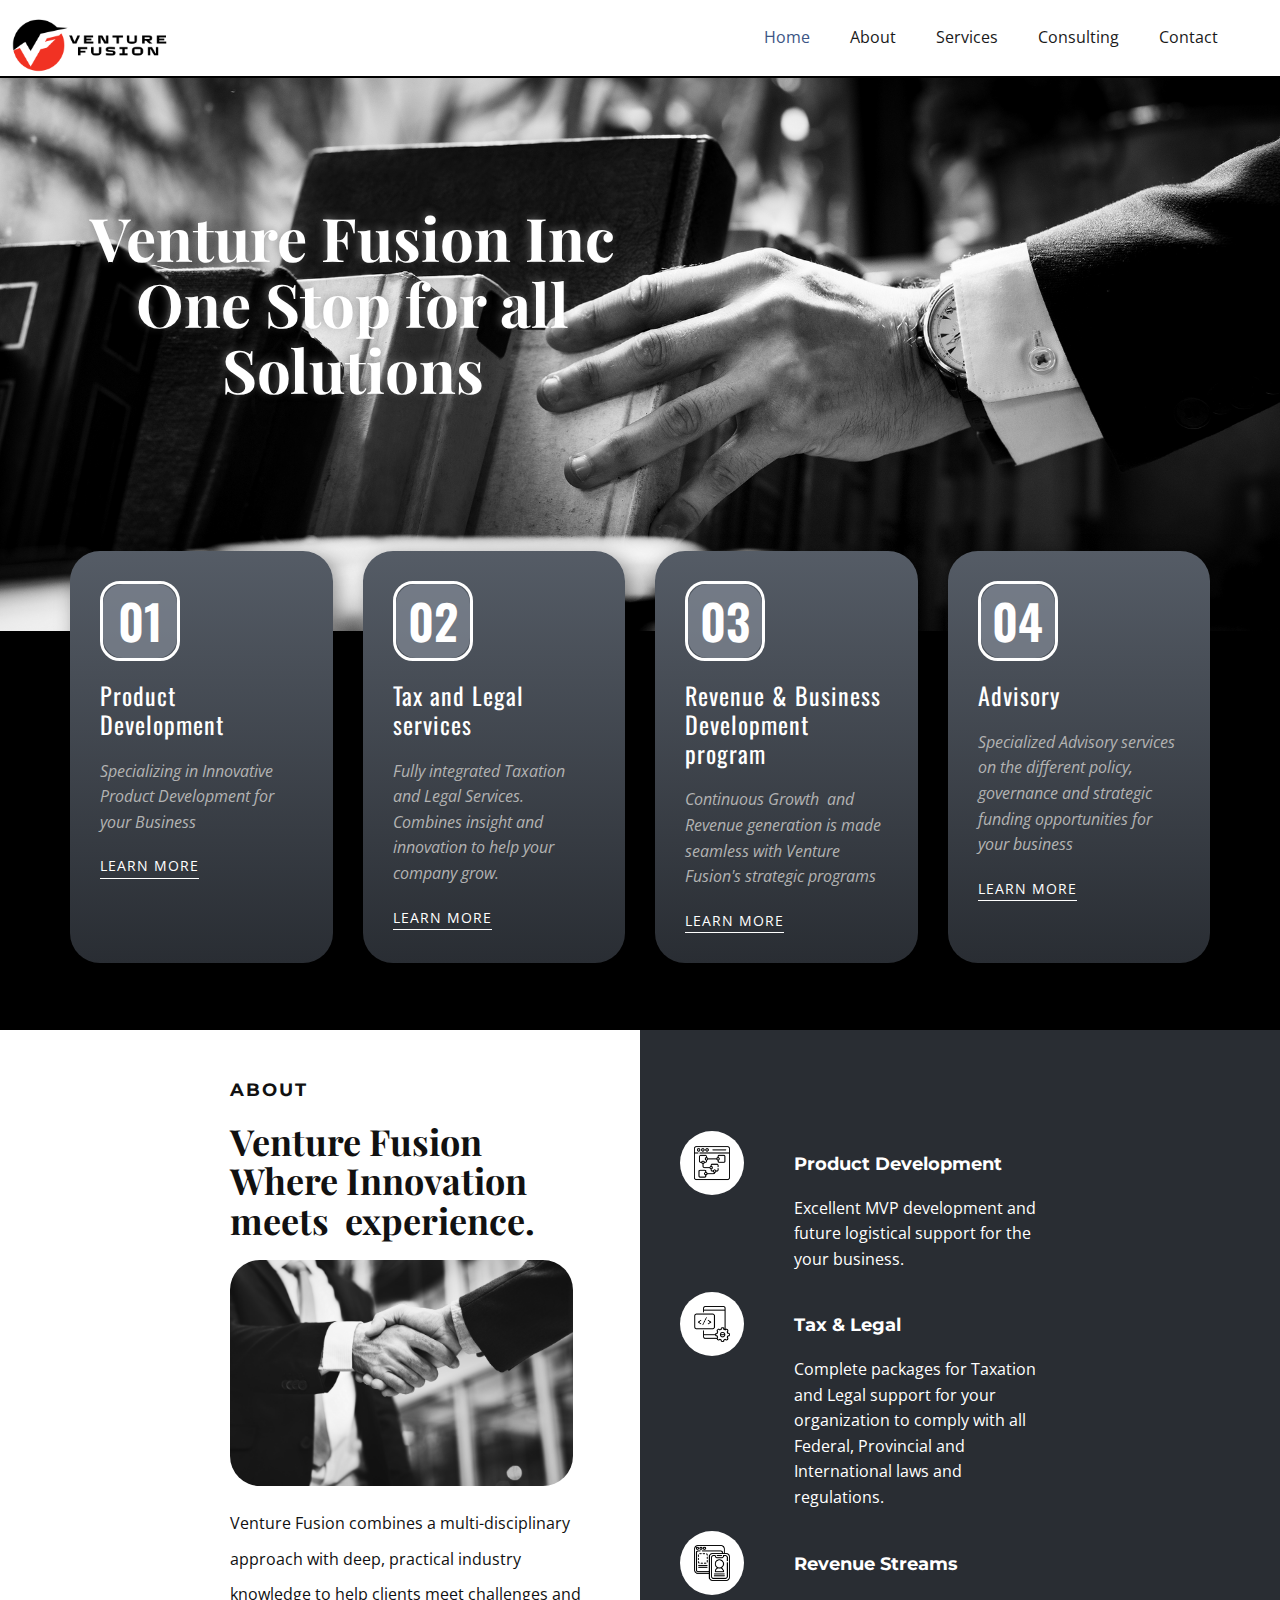
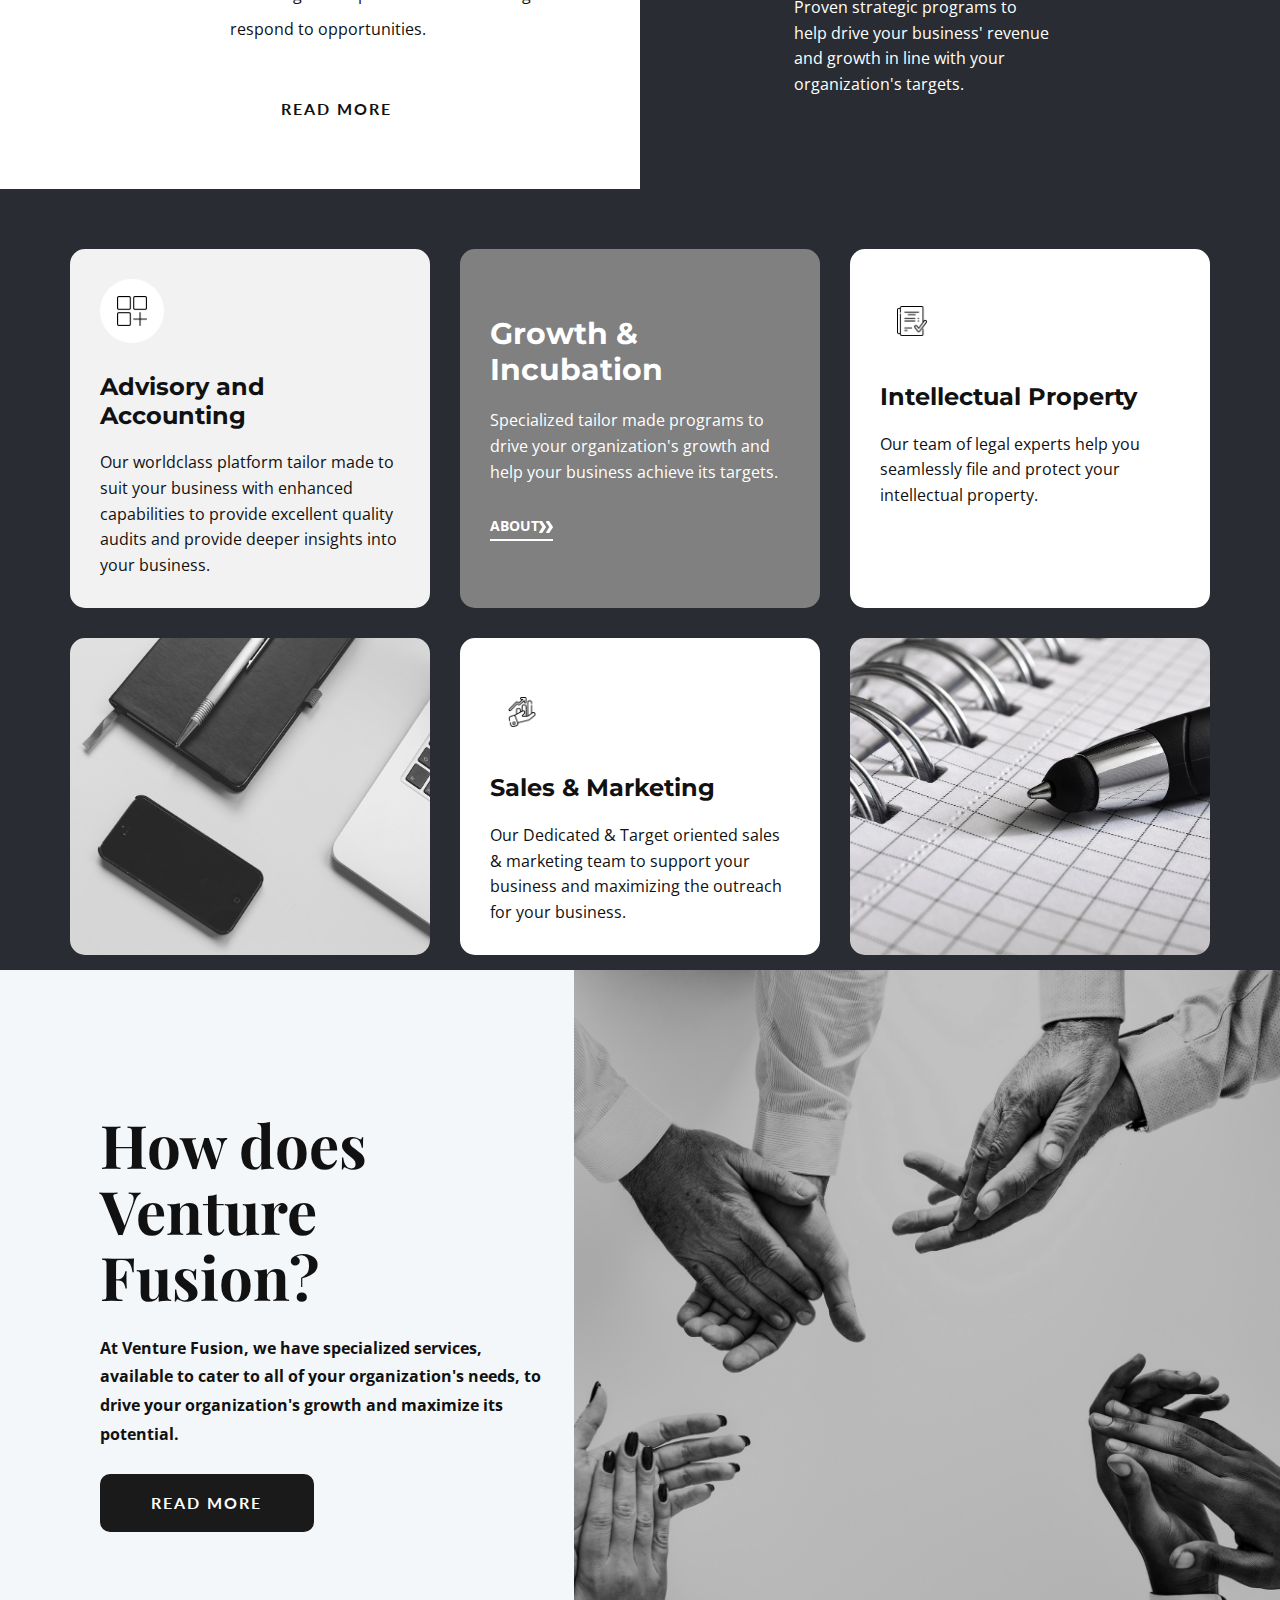
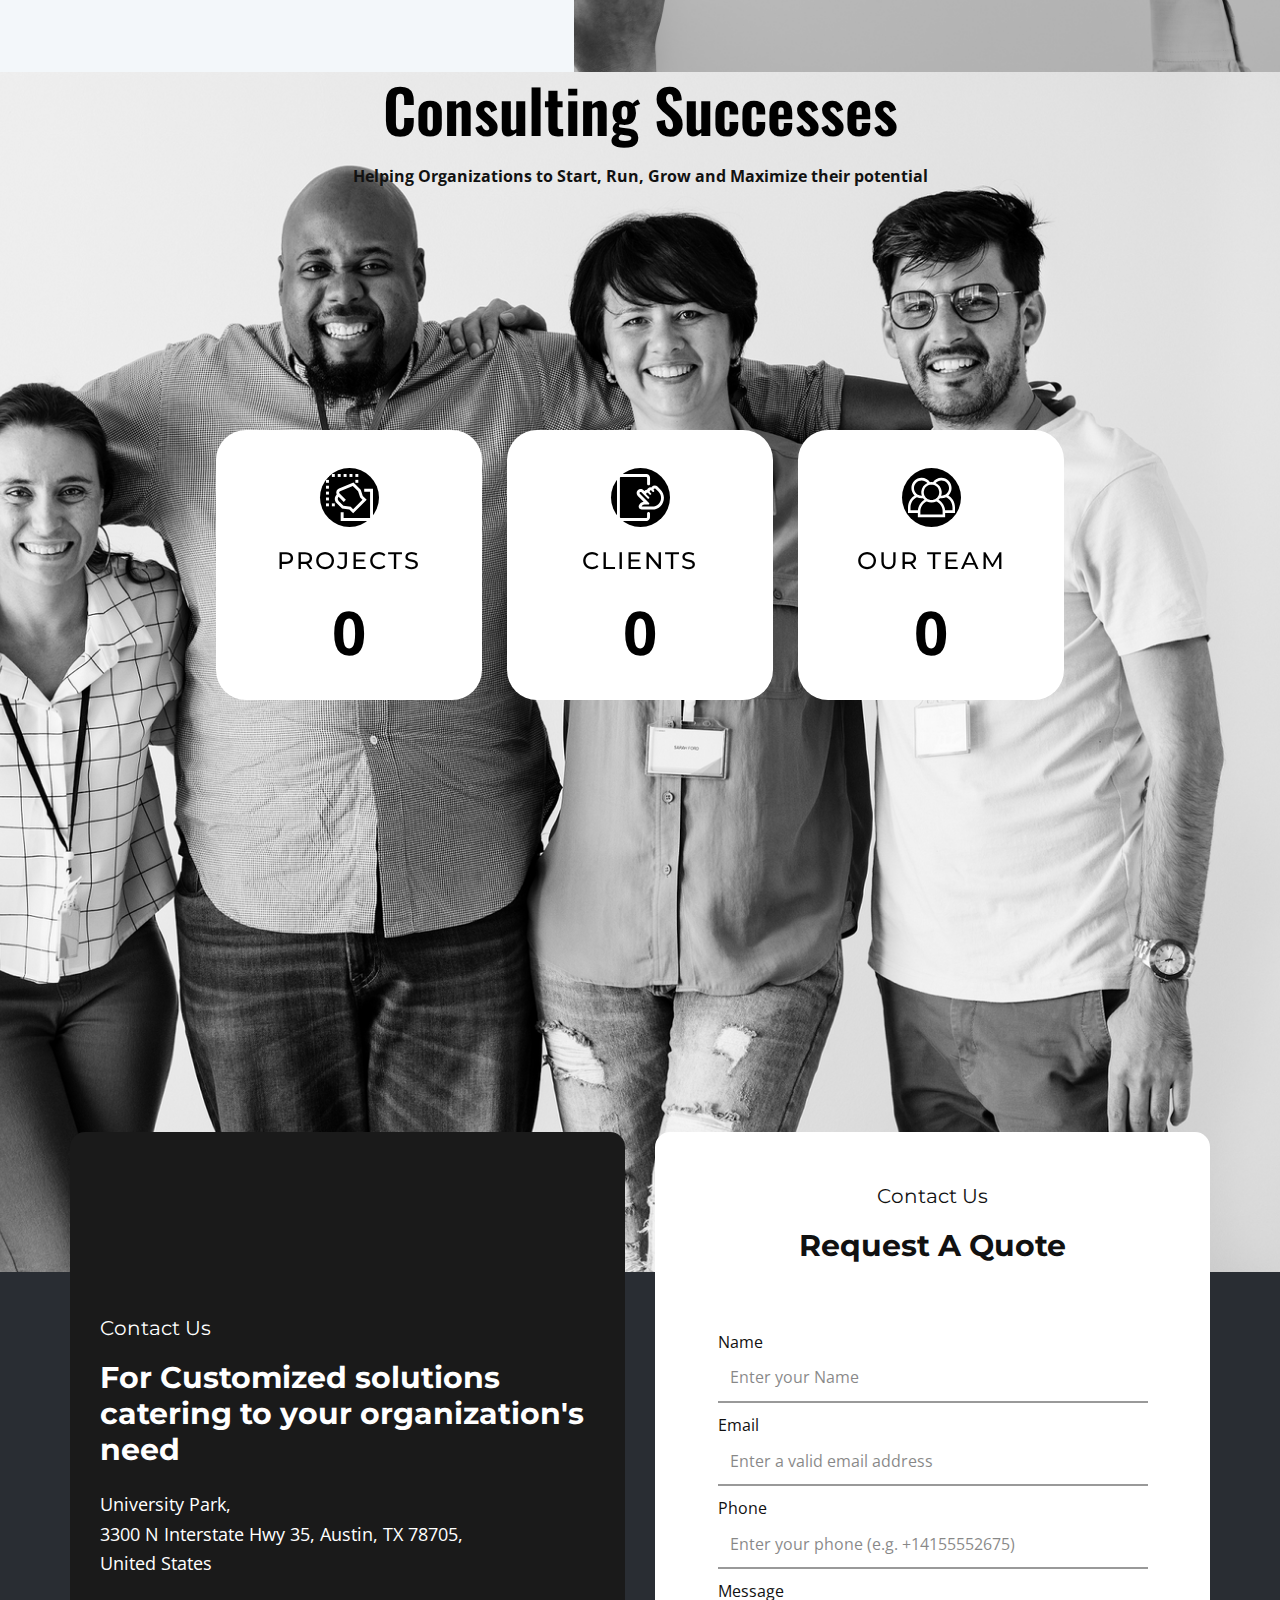
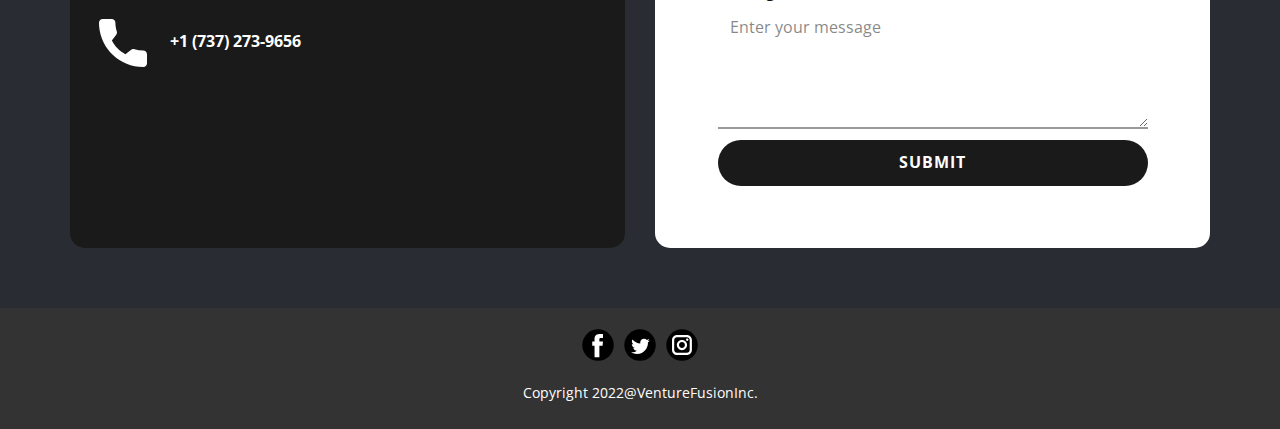
<file: index.html>
<!DOCTYPE html>
<html style="font-size: 16px;" lang="en"><head>
    <meta name="viewport" content="width=device-width, initial-scale=1.0">
    <meta charset="utf-8">
    <meta name="keywords" content="01, 02, 03, 04, ​A Founder Branding Agency, Meet The Team
Our Professionals, ​How does startup funding work?, ​Your vision plus our expertise, ​Small Pricing Plan For Your Creative Business, ​Consulting Successes">
    <meta name="description" content="">
    <title>Home</title>
    <link rel="stylesheet" href="nicepage.css" media="screen">
<link rel="stylesheet" href="Home.css" media="screen">
    <script class="u-script" type="text/javascript" src="jquery.js" defer=""></script>
    <script class="u-script" type="text/javascript" src="nicepage.js" defer=""></script>
    <meta name="generator" content="Nicepage 5.0.7, nicepage.com">
    <meta name="referrer" content="origin">
    <link rel="icon" href="images/favicon1.png">
    <link id="u-theme-google-font" rel="stylesheet" href="https://fonts.googleapis.com/css?family=Oswald:200,300,400,500,600,700|Open+Sans:300,300i,400,400i,500,500i,600,600i,700,700i,800,800i">
    <link id="u-page-google-font" rel="stylesheet" href="https://fonts.googleapis.com/css?family=Playfair+Display:400,400i,500,500i,600,600i,700,700i,800,800i,900,900i|Montserrat:100,100i,200,200i,300,300i,400,400i,500,500i,600,600i,700,700i,800,800i,900,900i|Lato:100,100i,300,300i,400,400i,700,700i,900,900i">
    
    
    
    
    
    
    
    <script type="application/ld+json">{
		"@context": "http://schema.org",
		"@type": "Organization",
		"name": "Galtoo",
		"logo": "images/VentureFusionLogo.png",
		"sameAs": [
				"https://facebook.com/name",
				"https://twitter.com/name",
				"https://instagram.com/name"
		]
}</script>
    <meta name="theme-color" content="#1659d7">
    <meta name="twitter:site" content="@">
    <meta name="twitter:card" content="summary_large_image">
    <meta name="twitter:title" content="Home">
    <meta name="twitter:description" content="Galtoo">
    <meta property="og:title" content="Home">
    <meta property="og:description" content="">
    <meta property="og:type" content="website">
  </head>
  <body data-home-page="Home.html" data-home-page-title="Home" class="u-body u-overlap u-xl-mode" data-lang="en"><header class="u-align-center-xs u-border-1 u-border-white u-clearfix u-header u-sticky u-sticky-2cbe u-white u-header" id="sec-805b"><style class="u-sticky-style" data-style-id="2cbe">.u-sticky-fixed.u-sticky-2cbe:before, .u-body.u-sticky-fixed .u-sticky-2cbe:before {
borders: top right bottom left !important; border-color: #404040 !important; border-width: 2px !important
}</style><a href="Home.html#sec-039a" class="u-image u-logo u-image-1" data-image-width="1000" data-image-height="1000" title="Home">
        <img src="images/VentureFusionLogo.png" class="u-logo-image u-logo-image-1">
      </a><nav class="u-align-left u-font-size-14 u-menu u-menu-one-level u-nav-spacing-25 u-offcanvas u-menu-1" data-responsive-from="MD">
        <div class="menu-collapse">
          <a class="u-button-style u-custom-text-active-color u-custom-text-color u-custom-text-hover-color u-nav-link" href="#" style="padding: 4px 0px; font-size: calc(1em + 8px);">
            <svg class="u-svg-link" preserveAspectRatio="xMidYMin slice" viewBox="0 0 302 302" style=""><use xmlns:xlink="http://www.w3.org/1999/xlink" xlink:href="#svg-7b92"></use></svg>
            <svg xmlns="http://www.w3.org/2000/svg" xmlns:xlink="http://www.w3.org/1999/xlink" version="1.1" id="svg-7b92" x="0px" y="0px" viewBox="0 0 302 302" style="enable-background:new 0 0 302 302;" xml:space="preserve" class="u-svg-content"><g><rect y="36" width="302" height="30"></rect><rect y="236" width="302" height="30"></rect><rect y="136" width="302" height="30"></rect>
</g><g></g><g></g><g></g><g></g><g></g><g></g><g></g><g></g><g></g><g></g><g></g><g></g><g></g><g></g><g></g></svg>
          </a>
        </div>
        <div class="u-custom-menu u-nav-container">
          <ul class="u-nav u-unstyled u-nav-1"><li class="u-nav-item"><a class="u-button-style u-nav-link u-text-active-palette-1-dark-2 u-text-grey-90 u-text-hover-palette-1-dark-1" href="Home.html#sec-039a" style="padding: 10px 20px;">Home</a>
</li><li class="u-nav-item"><a class="u-button-style u-nav-link u-text-active-palette-1-dark-2 u-text-grey-90 u-text-hover-palette-1-dark-1" href="Home.html#sec-cb4e" style="padding: 10px 20px;">About</a>
</li><li class="u-nav-item"><a class="u-button-style u-nav-link u-text-active-palette-1-dark-2 u-text-grey-90 u-text-hover-palette-1-dark-1" href="Home.html#carousel_8250" style="padding: 10px 20px;">Services</a>
</li><li class="u-nav-item"><a class="u-button-style u-nav-link u-text-active-palette-1-dark-2 u-text-grey-90 u-text-hover-palette-1-dark-1" href="Home.html#carousel_d7a8" style="padding: 10px 20px;">Consulting</a>
</li><li class="u-nav-item"><a class="u-button-style u-nav-link u-text-active-palette-1-dark-2 u-text-grey-90 u-text-hover-palette-1-dark-1" href="Home.html#carousel_e9ef" style="padding: 10px 20px;">Contact</a>
</li></ul>
        </div>
        <div class="u-custom-menu u-nav-container-collapse">
          <div class="u-align-center u-black u-container-style u-inner-container-layout u-opacity u-opacity-95 u-sidenav">
            <div class="u-inner-container-layout u-sidenav-overflow">
              <div class="u-menu-close"></div>
              <ul class="u-align-center u-nav u-popupmenu-items u-unstyled u-nav-2"><li class="u-nav-item"><a class="u-button-style u-nav-link" href="Home.html#sec-039a">Home</a>
</li><li class="u-nav-item"><a class="u-button-style u-nav-link" href="Home.html#sec-cb4e">About</a>
</li><li class="u-nav-item"><a class="u-button-style u-nav-link" href="Home.html#carousel_8250">Services</a>
</li><li class="u-nav-item"><a class="u-button-style u-nav-link" href="Home.html#carousel_d7a8">Consulting</a>
</li><li class="u-nav-item"><a class="u-button-style u-nav-link" href="Home.html#carousel_e9ef">Contact</a>
</li></ul>
            </div>
          </div>
          <div class="u-black u-menu-overlay u-opacity u-opacity-70"></div>
        </div>
      </nav></header> 
    <section class="u-align-center u-black u-clearfix u-section-1" id="sec-039a">
      <img class="u-expanded-width u-image u-image-1" src="images/closeup-hand-getting-book.png" data-image-width="2250" data-image-height="1502">
      <h2 class="u-align-center u-custom-font u-font-playfair-display u-text u-text-white u-text-1">Venture Fusion Inc<br>One Stop for all Solutions<br>
      </h2>
      <div class="u-list u-list-1">
        <div class="u-repeater u-repeater-1">
          <div class="u-align-left u-container-style u-gradient u-list-item u-radius-30 u-repeater-item u-shape-round u-list-item-1">
            <div class="u-container-layout u-similar-container u-valign-top u-container-layout-1">
              <div class="u-align-center u-border-radius-50 u-container-style u-group u-opacity u-opacity-65 u-palette-5-dark-1 u-radius-20 u-shape-round u-group-1">
                <div class="u-container-layout u-valign-middle u-container-layout-2">
                  <h2 class="u-text u-text-2">01</h2>
                </div>
              </div>
              <h5 class="u-text u-text-body-alt-color u-text-3">Product Development</h5>
              <p class="u-text u-text-default u-text-grey-30 u-text-4">Specializing in Innovative Product Development for your Business</p>
              <a href="About.html" class="u-border-1 u-border-hover-palette-1-base u-border-no-left u-border-no-right u-border-no-top u-border-white u-bottom-left-radius-0 u-bottom-right-radius-0 u-btn u-button-style u-none u-radius-0 u-text-body-alt-color u-top-left-radius-0 u-top-right-radius-0 u-btn-1">learn more</a>
            </div>
          </div>
          <div class="u-align-left u-container-style u-gradient u-list-item u-radius-30 u-repeater-item u-shape-round u-list-item-2">
            <div class="u-container-layout u-similar-container u-valign-top u-container-layout-3">
              <div class="u-align-center u-border-radius-50 u-container-style u-group u-opacity u-opacity-65 u-palette-5-dark-1 u-radius-20 u-shape-round u-video-cover u-group-2">
                <div class="u-container-layout u-valign-middle u-container-layout-4">
                  <h2 class="u-text u-text-default u-text-5">02</h2>
                </div>
              </div>
              <h5 class="u-text u-text-body-alt-color u-text-6">Tax and Legal services</h5>
              <p class="u-text u-text-default u-text-grey-30 u-text-7"> Fully integrated Taxation and Legal Services. Combines insight and innovation to help your company grow.<br>
              </p>
              <a href="About.html" class="u-border-1 u-border-hover-palette-1-base u-border-no-left u-border-no-right u-border-no-top u-border-white u-bottom-left-radius-0 u-bottom-right-radius-0 u-btn u-button-style u-none u-radius-0 u-text-body-alt-color u-top-left-radius-0 u-top-right-radius-0 u-btn-2">learn more</a>
            </div>
          </div>
          <div class="u-align-left u-container-style u-gradient u-list-item u-radius-30 u-repeater-item u-shape-round u-list-item-3">
            <div class="u-container-layout u-similar-container u-valign-top u-container-layout-5">
              <div class="u-align-center u-border-radius-50 u-container-style u-group u-opacity u-opacity-65 u-palette-5-dark-1 u-radius-20 u-shape-round u-video-cover u-group-3">
                <div class="u-container-layout u-valign-middle u-container-layout-6">
                  <h2 class="u-text u-text-default u-text-8">03</h2>
                </div>
              </div>
              <h5 class="u-text u-text-body-alt-color u-text-9">Revenue &amp; Business Development program</h5>
              <p class="u-text u-text-default u-text-grey-30 u-text-10"> Continuous Growth&nbsp; and Revenue generation is made seamless with Venture Fusion's strategic programs</p>
              <a href="About.html" class="u-border-1 u-border-hover-palette-1-base u-border-no-left u-border-no-right u-border-no-top u-border-white u-bottom-left-radius-0 u-bottom-right-radius-0 u-btn u-button-style u-none u-radius-0 u-text-body-alt-color u-top-left-radius-0 u-top-right-radius-0 u-btn-3">learn more</a>
            </div>
          </div>
          <div class="u-align-left u-container-style u-gradient u-list-item u-radius-30 u-repeater-item u-shape-round u-list-item-3">
            <div class="u-container-layout u-similar-container u-valign-top u-container-layout-5">
              <div class="u-align-center u-border-radius-50 u-container-style u-group u-opacity u-opacity-65 u-palette-5-dark-1 u-radius-20 u-shape-round u-video-cover u-group-3">
                <div class="u-container-layout u-valign-middle u-container-layout-6">
                  <h2 class="u-text u-text-default u-text-8">04</h2>
                </div>
              </div>
              <h5 class="u-text u-text-body-alt-color u-text-9">Advisory&nbsp;</h5>
              <p class="u-text u-text-default u-text-grey-30 u-text-13">Specialized Advisory services on the different policy, governance and strategic funding opportunities for your business</p>
              <a href="About.html" class="u-border-1 u-border-hover-palette-1-base u-border-no-left u-border-no-right u-border-no-top u-border-white u-bottom-left-radius-0 u-bottom-right-radius-0 u-btn u-button-style u-none u-radius-0 u-text-body-alt-color u-top-left-radius-0 u-top-right-radius-0 u-btn-3">learn more</a>
            </div>
          </div>
        </div>
      </div>
    </section>
    <section class="u-align-center u-clearfix u-section-2" id="sec-cb4e">
      <div class="u-clearfix u-expanded-width u-layout-wrap u-layout-wrap-1">
        <div class="u-gutter-0 u-layout">
          <div class="u-layout-row">
            <div class="u-align-left u-container-style u-layout-cell u-size-30 u-white u-layout-cell-1">
              <div class="u-container-layout u-container-layout-1">
                <h5 class="u-custom-font u-font-montserrat u-text u-text-default u-text-1">about</h5>
                <h2 class="u-custom-font u-font-playfair-display u-text u-text-2"> Venture Fusion<br>Where Innovation meets&nbsp; experience.
                </h2>
                <img class="u-image u-image-round u-radius-30 u-image-1" src="images/closeup-business-handshake.png" alt="" data-image-width="2830" data-image-height="1864">
                <p class="u-text u-text-default u-text-3">Venture Fusion combines a multi-disciplinary approach with deep, practical industry knowledge to help clients meet challenges and respond to opportunities.</p>
                <a href="About.html" class="u-active-black u-border-none u-btn u-btn-round u-button-style u-custom-font u-font-lato u-hover-black u-radius-10 u-white u-btn-1">read more</a>
              </div>
            </div>
            <div class="u-align-left u-container-style u-layout-cell u-palette-5-dark-3 u-shape-rectangle u-size-30 u-layout-cell-2">
              <div class="u-container-layout u-valign-middle u-container-layout-2">
                <div class="u-expanded-width u-list u-list-1">
                  <div class="u-repeater u-repeater-1">
                    <div class="u-align-left u-container-style u-list-item u-repeater-item u-shape-rectangle u-list-item-1">
                      <div class="u-container-layout u-similar-container u-container-layout-3"><span class="u-file-icon u-icon u-icon-circle u-white u-icon-1"><img src="images/1548686-5ba08d87.png" alt=""></span>
                        <h6 class="u-custom-font u-font-montserrat u-text u-text-4">Product Development</h6>
                        <p class="u-text u-text-5"><b>
                            <span style="font-weight: 400;">Excellent MVP development and future logistical support for the your business.</span></b>
                        </p>
                      </div>
                    </div>
                    <div class="u-align-left u-container-style u-list-item u-repeater-item u-shape-rectangle u-list-item-2">
                      <div class="u-container-layout u-similar-container u-container-layout-4"><span class="u-file-icon u-icon u-icon-circle u-white u-icon-2"><img src="images/1688519-1f8752e5.png" alt=""></span>
                        <h6 class="u-custom-font u-font-montserrat u-text u-text-6">Tax &amp; Legal</h6>
                        <p class="u-text u-text-7"><b style="font-weight: 400;">Complete packages for Taxation and Legal support for your organization to comply with all Federal, Provincial and International laws and regulations</b>.
                        </p>
                      </div>
                    </div>
                    <div class="u-align-left u-container-style u-list-item u-repeater-item u-shape-rectangle u-list-item-3">
                      <div class="u-container-layout u-similar-container u-container-layout-5"><span class="u-file-icon u-icon u-icon-circle u-white u-icon-3"><img src="images/4365874-6328f274.png" alt=""></span>
                        <h6 class="u-custom-font u-font-montserrat u-text u-text-8">Revenue Streams</h6>
                        <p class="u-text u-text-9">Proven strategic programs to&nbsp; help drive your business' revenue and growth in line with your organization's targets.<br>
                        </p>
                      </div>
                    </div>
                  </div>
                </div>
              </div>
            </div>
          </div>
        </div>
      </div>
    </section>
    <section class="u-clearfix u-palette-5-dark-3 u-section-3" id="carousel_8250">
      <div class="u-clearfix u-sheet u-sheet-1">
        <div class="u-clearfix u-expanded-width u-gutter-30 u-layout-wrap u-layout-wrap-1">
          <div class="u-layout">
            <div class="u-layout-col">
              <div class="u-size-30">
                <div class="u-layout-row">
                  <div class="u-align-left u-container-style u-grey-5 u-layout-cell u-radius-30 u-size-20 u-layout-cell-1">
                    <div class="u-container-layout u-valign-middle u-container-layout-1"><span class="u-file-icon u-icon u-icon-circle u-white u-icon-1"><img src="images/7.png" alt=""></span>
                      <h4 class="u-custom-font u-font-montserrat u-text u-text-default u-text-1">Advisory and Accounting</h4>
                      <p class="u-text u-text-default u-text-2">Our worldclass platform tailor made to suit your business with enhanced capabilities to provide excellent quality&nbsp; audits and provide deeper insights into your business.</p>
                    </div>
                  </div>
                  <div class="u-align-left u-container-style u-grey-50 u-layout-cell u-radius-30 u-shape-round u-size-20 u-layout-cell-2">
                    <div class="u-container-layout u-valign-middle u-container-layout-2">
                      <h3 class="u-custom-font u-font-montserrat u-text u-text-default u-text-3">Growth &amp; Incubation</h3>
                      <p class="u-text u-text-default u-text-4">Specialized tailor made programs to drive your organization's growth and help your business achieve its targets.</p>
                      <a href="About.html" class="u-border-2 u-border-active-palette-1-light-2 u-border-hover-palette-1-light-2 u-border-no-left u-border-no-right u-border-no-top u-border-white u-bottom-left-radius-0 u-bottom-right-radius-0 u-btn u-button-style u-none u-radius-0 u-text-active-palette-1-light-2 u-text-body-alt-color u-text-hover-palette-1-light-2 u-top-left-radius-0 u-top-right-radius-0 u-btn-1">About<span class="u-icon u-text-white"><svg class="u-svg-content" viewBox="0 -32 426.66667 426" style="width: 1em; height: 1em;"><path d="m213.332031 181.667969c0 4.265625-1.277343 8.53125-3.625 11.730469l-106.667969 160c-3.839843 5.761718-10.238281 9.601562-17.707031 9.601562h-64c-11.730469 0-21.332031-9.601562-21.332031-21.332031 0-4.269531 1.28125-8.535157 3.625-11.734375l98.773438-148.265625-98.773438-148.269531c-2.34375-3.199219-3.625-7.464844-3.625-11.730469 0-11.734375 9.601562-21.335938 21.332031-21.335938h64c7.46875 0 13.867188 3.839844 17.707031 9.601563l106.667969 160c2.347657 3.199218 3.625 7.464844 3.625 11.734375zm0 0"></path><path d="m426.667969 181.667969c0 4.265625-1.28125 8.53125-3.628907 11.730469l-106.664062 160c-3.839844 5.761718-10.242188 9.601562-17.707031 9.601562h-64c-11.734375 0-21.335938-9.601562-21.335938-21.332031 0-4.269531 1.28125-8.535157 3.628907-11.734375l98.773437-148.265625-98.773437-148.269531c-2.347657-3.199219-3.628907-7.464844-3.628907-11.730469 0-11.734375 9.601563-21.335938 21.335938-21.335938h64c7.464843 0 13.867187 3.839844 17.707031 9.601563l106.664062 160c2.347657 3.199218 3.628907 7.464844 3.628907 11.734375zm0 0"></path></svg><img></span>
                      </a>
                    </div>
                  </div>
                  <div class="u-align-left u-container-style u-layout-cell u-radius-30 u-shape-round u-size-20 u-white u-layout-cell-3">
                    <div class="u-container-layout u-container-layout-3"><span class="u-file-icon u-icon u-icon-circle u-white u-icon-3"><img src="images/310909-44334308.png" alt=""></span>
                      <h4 class="u-custom-font u-font-montserrat u-text u-text-default u-text-5"> Intellectual Property</h4>
                      <p class="u-text u-text-default u-text-6">Our team of legal experts help you seamlessly file and protect your intellectual property.</p>
                    </div>
                  </div>
                </div>
              </div>
              <div class="u-size-30">
                <div class="u-layout-row">
                  <div class="u-align-left u-container-style u-image u-image-round u-layout-cell u-radius-30 u-size-20 u-image-1" data-image-width="1280" data-image-height="853">
                    <div class="u-container-layout u-container-layout-4"></div>
                  </div>
                  <div class="u-align-left u-container-style u-layout-cell u-radius-30 u-shape-round u-size-20 u-white u-layout-cell-5">
                    <div class="u-container-layout u-container-layout-5"><span class="u-file-icon u-icon u-icon-circle u-white u-icon-4"><img src="images/1389079-dcb4a81d.png" alt=""></span>
                      <h4 class="u-custom-font u-font-montserrat u-text u-text-default u-text-7"> Sales &amp; Marketing</h4>
                      <p class="u-text u-text-default u-text-8">Our Dedicated &amp; Target oriented sales &amp; marketing team to support your business and maximizing the outreach for your business.</p>
                    </div>
                  </div>
                  <div class="u-align-left u-container-style u-image u-image-round u-layout-cell u-radius-30 u-shape-round u-size-20 u-image-2" data-image-width="1280" data-image-height="853">
                    <div class="u-container-layout u-valign-top u-container-layout-6"></div>
                  </div>
                </div>
              </div>
            </div>
          </div>
        </div>
      </div>
    </section>
    <section class="u-clearfix u-image u-section-4" id="carousel_9b75" data-image-width="1980" data-image-height="1141">
      <div class="u-clearfix u-layout-wrap u-layout-wrap-1">
        <div class="u-layout">
          <div class="u-layout-row">
            <div class="u-align-left u-container-style u-layout-cell u-shape-rectangle u-size-25-lg u-size-25-xl u-size-60-md u-size-60-sm u-size-60-xs u-layout-cell-1">
              <div class="u-container-layout u-valign-middle u-container-layout-1">
                <h2 class="u-custom-font u-font-playfair-display u-text u-text-1">
                  <span style="font-weight: 700;"></span>How does Venture Fusion?
                </h2>
                <p class="u-text u-text-2"><b>At Venture Fusion, we have specialized services, available to cater to all of your organization's needs, to drive your organization's growth and maximize its potential.</b>
                </p>
                <a href="About.html" class="u-active-black u-border-none u-btn u-btn-round u-button-style u-custom-font u-font-lato u-grey-90 u-hover-black u-radius-10 u-btn-1">read more</a>
              </div>
            </div>
            <div class="u-container-style u-image u-layout-cell u-size-35-lg u-size-35-xl u-size-60-md u-size-60-sm u-size-60-xs u-image-1" data-image-width="2433" data-image-height="1842">
              <div class="u-container-layout u-container-layout-2"></div>
            </div>
          </div>
        </div>
      </div>
    </section>
    <section class="u-align-center u-clearfix u-image u-section-5" src="" id="carousel_d7a8" data-image-width="2508" data-image-height="1594">
      <div class="u-clearfix u-sheet u-sheet-1">
        <div class="u-align-center u-container-style u-group u-group-1">
          <div class="u-container-layout u-valign-top u-container-layout-1">
            <h2 class="u-text u-text-black u-text-default u-text-1"> Consulting Successes</h2>
            <p class="u-text u-text-2">Helping Organizations to Start, Run, Grow and Maximize their potential<br>
              <br>
              <br>
            </p>
          </div>
        </div>
        <div class="u-list u-list-1">
          <div class="u-repeater u-repeater-1">
            <div class="u-align-center u-container-style u-list-item u-radius-30 u-repeater-item u-shape-round u-video-cover u-white" data-animation-name="zoomIn" data-animation-duration="2000" data-animation-direction="">
              <div class="u-container-layout u-similar-container u-valign-middle u-container-layout-2"><span class="u-black u-icon u-icon-circle u-text-white u-icon-1">
            <svg class="u-svg-link" preserveAspectRatio="xMidYMin slice" viewBox="0 0 128 128" style=""><use xmlns:xlink="http://www.w3.org/1999/xlink" xlink:href="#svg-5e7a"></use></svg>
            <svg class="u-svg-content" viewBox="0 0 128 128" id="svg-5e7a"><polygon points="104 40 104 48 120 48 120 120 48 120 48 104 40 104 40 128 128 128 128 40"></polygon><rect x="80" width="8" height="8"></rect><rect x="16" width="8" height="8"></rect><rect x="32" width="8" height="8"></rect><rect x="16" y="80" width="8" height="8"></rect><rect x="48" width="8" height="8"></rect><rect x="64" width="8" height="8"></rect><rect width="8" height="8"></rect><rect y="48" width="8" height="8"></rect><rect y="64" width="8" height="8"></rect><rect y="32" width="8" height="8"></rect><rect y="16" width="8" height="8"></rect><rect x="80" y="16" width="8" height="8"></rect><rect y="80" width="8" height="8"></rect><path d="m63.6 96.8 10.4 10.4 36.8-36.8-10.6-10.6-5.7-17-19.6-19.5-39.5 16.2c-6.1 2.5-9.1 9.5-6.5 15.7l0.3 0.6-0.5 0.5c-6.2 6.2-6.2 16.4 0 22.6l15.1 15.1 19.8 2.8zm-31.6-29.2c0-2.1 0.8-4.2 2.3-5.7l14.1 14.1 5.7-5.7-17-17c-1.6-1.6-1.6-4.1 0-5.7 0.4-0.4 0.8-0.7 1.3-0.9l34.6-14 14.4 14.4 5.7 17 6.3 6.3-25.5 25.5-6.6-6.6-19.8-2.8-13.2-13.3c-1.5-1.5-2.3-3.5-2.3-5.6z"></path></svg>
          </span>
                <h3 class="u-custom-font u-font-montserrat u-text u-text-black u-text-default u-text-3">Projects</h3>
                <p class="u-text u-text-black u-text-default u-text-4" data-animation-name="counter" data-animation-event="scroll" data-animation-duration="3000">300</p>
              </div>
            </div>
            <div class="u-align-center u-container-style u-list-item u-radius-30 u-repeater-item u-shape-round u-video-cover u-white" data-animation-name="zoomIn" data-animation-duration="2000" data-animation-direction="">
              <div class="u-container-layout u-similar-container u-valign-middle u-container-layout-3"><span class="u-black u-icon u-icon-circle u-text-white u-icon-2">
            <svg class="u-svg-link" preserveAspectRatio="xMidYMin slice" viewBox="0 0 128 128" style=""><use xmlns:xlink="http://www.w3.org/1999/xlink" xlink:href="#svg-e6b7"></use></svg>
            <svg class="u-svg-content" viewBox="0 0 128 128" id="svg-e6b7"><path d="m102.7 39.2c0.8 0 1.5 0.3 2.1 0.9l7.8 7.8c4.8 4.8 7.7 11.5 7.4 18.3-0.6 12.6-11 22.6-23.7 22.6h-29c-0.1 0-0.1-0.1-0.1-0.2 1.1-3 4.1-5.2 7.5-5.2h10.5c0.9 0 1.8-0.4 2.3-1.1 0.8-1.1 0.7-2.6-0.3-3.5l-24.9-24.8c-0.6-0.6-0.9-1.3-0.9-2.1s0.3-1.5 0.9-2.1 1.3-0.8 2.1-0.8 1.5 0.3 2.1 0.8l16.9 16.9c0.5 0.5 1.2 0.8 1.9 0.8s1.4-0.3 1.9-0.8 0.8-1.2 0.8-1.9-0.3-1.4-0.8-1.9l-6.7-6.7c-0.6-0.6-0.9-1.3-0.9-2.1s0.3-1.5 0.9-2.1 1.3-0.8 2.1-0.8 1.5 0.3 2.1 0.8l4 4c0.5 0.5 1.2 0.8 1.9 0.8s1.4-0.3 1.9-0.8 0.8-1.2 0.8-1.9-0.3-1.4-0.8-1.9l-2.7-2.7c-0.5-0.5-0.8-1.2-0.8-2s0.3-1.5 0.9-2.1 1.3-0.9 2.1-0.9 1.5 0.3 2.1 0.9l2.7 2.7c0.5 0.5 1.2 0.8 1.9 0.8s1.4-0.3 1.9-0.8 0.8-1.2 0.8-1.9-0.2-1.3-0.7-1.8c-0.8-0.9-1.2-2.1-0.8-3.3 0.5-1.3 1.6-1.9 2.8-1.9m0-8c-2.9 0-5.7 1.1-7.8 3.2-0.7 0.7-1.2 1.4-1.7 2.1 0 0-0.1 0.1-0.1 0-0.4 0-0.8-0.1-1.1-0.1-2.9 0-5.7 1.1-7.8 3.2-1 1-1.8 2.2-2.3 3.4 0 0 0 0.1-0.1 0.1-2.6 0.2-5.1 1.3-6.9 3.2l-0.2 0.2-2.5-2.5c-2-2-4.9-3.2-7.8-3.2s-5.7 1.1-7.8 3.2-3.2 4.9-3.2 7.8c0 3 1.2 5.7 3.2 7.8l15.8 15.8c0.1 0.1 0 0.2-0.1 0.2-5.8 0.8-10.8 4.8-12.8 10.5-1.9 5.2 2 10.7 7.5 10.7h29.1c8.5 0 16.4-3.3 22.4-9.3 6.1-6.1 9.4-14.3 9.3-23-0.1-8.4-3.8-16.4-9.8-22.4l-7.8-7.8c-1.8-2-4.6-3.1-7.5-3.1z"></path><path d="m82.1 118c0 1.1-0.9 2-2 2h-70.2c-1.1 0-2-0.9-2-2v-108c0-1.1 0.9-2 2-2h70.1c1.1 0 2 0.9 2 2v16.9c0 2.2 1.8 4 4 4s4-1.8 4-4v-16.9c0-5.5-4.5-10-9.9-10h-70.2c-5.4 0-9.9 4.5-9.9 10v108c0 5.5 4.5 10 9.9 10h70.1c5.5 0 9.9-4.5 9.9-10v-10.6c0-2.2-1.8-4-4-4s-4 1.8-4 4v10.6z"></path></svg>
          </span>
                <h3 class="u-custom-font u-font-montserrat u-text u-text-black u-text-default u-text-5">Clie<span style="font-weight: 700;"></span>nts
                </h3>
                <p class="u-text u-text-black u-text-default u-text-6" data-animation-name="counter" data-animation-event="scroll" data-animation-duration="3000">675</p>
              </div>
            </div>
            <div class="u-align-center u-container-style u-list-item u-radius-30 u-repeater-item u-shape-round u-video-cover u-white" data-animation-name="zoomIn" data-animation-duration="2000" data-animation-direction="">
              <div class="u-container-layout u-similar-container u-valign-middle u-container-layout-4"><span class="u-black u-icon u-icon-circle u-text-white u-icon-3"><svg class="u-svg-link" preserveAspectRatio="xMidYMin slice" viewBox="0 0 372.483 372.483" style=""><use xmlns:xlink="http://www.w3.org/1999/xlink" xlink:href="#svg-32f8"></use></svg><svg class="u-svg-content" viewBox="0 0 372.483 372.483" x="0px" y="0px" id="svg-32f8" style="enable-background:new 0 0 372.483 372.483;"><g id="XMLID_10_"><g><path d="M372.482,263.045c0-21.796-6.527-42.842-18.877-60.863c-8.883-12.962-20.322-23.726-33.578-31.725    c15.607-14.78,25.372-35.67,25.372-58.811c0-44.684-36.354-81.038-81.037-81.038c-26.496,0-51.316,13.104-66.392,34.615    c-3.831-0.558-7.745-0.859-11.729-0.859s-7.897,0.302-11.728,0.859c-15.077-21.511-39.897-34.615-66.392-34.615    c-44.684,0-81.038,36.354-81.038,81.038c0,23.141,9.765,44.031,25.373,58.811c-13.257,7.998-24.696,18.763-33.578,31.724    C6.528,220.203,0,241.249,0,263.045v45.075h78.121v33.755h216.242V308.12h78.12v-45.075H372.482z M264.362,50.609    c33.656,0,61.037,27.381,61.037,61.038s-27.381,61.038-61.037,61.038c-0.603,0-1.206-0.009-1.81-0.027    c0.046-0.128,0.084-0.259,0.129-0.387c1.042-2.954,1.911-5.988,2.608-9.087c0.049-0.22,0.105-0.438,0.152-0.659    c0.181-0.836,0.34-1.68,0.495-2.526c0.073-0.4,0.148-0.799,0.215-1.2c0.126-0.755,0.24-1.513,0.345-2.274    c0.073-0.529,0.139-1.058,0.202-1.588c0.079-0.672,0.156-1.345,0.219-2.022c0.064-0.691,0.112-1.383,0.158-2.076    c0.036-0.546,0.081-1.09,0.106-1.639c0.055-1.177,0.086-2.356,0.09-3.536c0-0.087,0.007-0.172,0.007-0.26    c0-0.047-0.004-0.094-0.004-0.141c-0.002-1.205-0.037-2.403-0.091-3.597c-0.016-0.347-0.037-0.693-0.057-1.039    c-0.059-1.015-0.136-2.025-0.231-3.03c-0.022-0.228-0.04-0.456-0.063-0.683c-3.022-29.209-21.475-54.21-48.095-65.774    C230.208,58.253,246.8,50.609,264.362,50.609z M165.122,88.131c0.195-0.071,0.392-0.138,0.587-0.208    c0.607-0.217,1.219-0.423,1.834-0.622c0.466-0.149,0.935-0.293,1.407-0.431c0.343-0.101,0.687-0.198,1.032-0.294    c0.616-0.169,1.235-0.334,1.86-0.485c4.62-1.122,9.438-1.731,14.397-1.731c4.963,0.004,9.783,0.614,14.404,1.736    c0.621,0.15,1.236,0.314,1.849,0.482c0.35,0.097,0.7,0.195,1.047,0.298c0.466,0.137,0.93,0.279,1.391,0.426    c0.623,0.201,1.242,0.409,1.856,0.629c0.189,0.067,0.378,0.131,0.566,0.2c20.413,7.549,35.718,25.716,39.182,47.763    c0.027,0.176,0.053,0.353,0.079,0.53c0.111,0.747,0.204,1.5,0.287,2.255c0.03,0.278,0.062,0.555,0.089,0.834    c0.066,0.689,0.115,1.383,0.159,2.079c0.018,0.298,0.043,0.595,0.057,0.894c0.042,0.889,0.065,1.783,0.068,2.682    c0,0.078,0.005,0.154,0.005,0.232c0,0.036-0.002,0.073-0.002,0.109c-0.002,0.87-0.028,1.734-0.066,2.595    c-0.012,0.271-0.024,0.542-0.04,0.812c-0.047,0.832-0.109,1.66-0.189,2.482c-0.031,0.318-0.073,0.635-0.109,0.952    c-0.061,0.532-0.129,1.063-0.203,1.591c-0.058,0.411-0.116,0.823-0.182,1.232c-0.101,0.623-0.213,1.242-0.333,1.859    c-0.107,0.549-0.224,1.096-0.346,1.642c-0.073,0.329-0.149,0.658-0.228,0.985c-0.195,0.811-0.409,1.617-0.637,2.42    c-0.091,0.319-0.176,0.64-0.272,0.956c-0.139,0.46-0.289,0.916-0.438,1.372c-0.12,0.365-0.243,0.728-0.37,1.09    c-0.144,0.411-0.286,0.823-0.438,1.231c-0.259,0.693-0.531,1.38-0.814,2.061c-0.126,0.304-0.26,0.605-0.391,0.908    c-0.247,0.567-0.501,1.131-0.765,1.689c-0.031,0.066-0.062,0.132-0.093,0.198c-0.095,0.198-0.189,0.397-0.286,0.595    c-0.296,0.604-0.604,1.201-0.92,1.793c-0.123,0.23-0.242,0.463-0.368,0.692c-0.008,0.015-0.016,0.029-0.024,0.043    c-0.346,0.63-0.707,1.25-1.074,1.866c-0.146,0.244-0.29,0.489-0.439,0.73c-0.4,0.649-0.811,1.291-1.234,1.923    c-0.263,0.393-0.538,0.778-0.81,1.165c-0.231,0.328-0.461,0.657-0.698,0.98c-0.307,0.418-0.62,0.831-0.938,1.242    c-0.216,0.279-0.434,0.556-0.654,0.832c-0.336,0.42-0.675,0.838-1.021,1.249c-0.215,0.255-0.436,0.505-0.655,0.756    c-0.36,0.413-0.719,0.827-1.089,1.23c-0.22,0.239-0.448,0.469-0.672,0.705c-0.602,0.635-1.218,1.256-1.846,1.865    c-0.373,0.361-0.744,0.723-1.126,1.074c-0.264,0.243-0.535,0.479-0.804,0.718c-0.438,0.389-0.879,0.774-1.328,1.15    c-0.228,0.191-0.458,0.38-0.689,0.568c-0.543,0.442-1.093,0.875-1.652,1.299c-0.152,0.115-0.302,0.232-0.455,0.346    c-10.16,7.553-22.736,12.03-36.34,12.03c-13.605,0-26.183-4.478-36.343-12.033c-0.15-0.112-0.297-0.227-0.446-0.34    c-0.561-0.425-1.114-0.861-1.659-1.305c-0.229-0.187-0.458-0.374-0.684-0.564c-0.451-0.378-0.893-0.765-1.333-1.155    c-0.267-0.238-0.537-0.472-0.8-0.714c-0.383-0.352-0.755-0.715-1.129-1.076c-0.631-0.611-1.248-1.234-1.852-1.871    c-0.221-0.233-0.447-0.46-0.664-0.696c-0.371-0.404-0.73-0.819-1.09-1.232c-0.219-0.251-0.439-0.5-0.654-0.755    c-0.347-0.411-0.685-0.829-1.021-1.248c-0.22-0.276-0.439-0.553-0.655-0.833c-0.317-0.41-0.63-0.823-0.937-1.241    c-0.237-0.324-0.468-0.654-0.699-0.983c-0.272-0.386-0.546-0.77-0.808-1.162c-0.425-0.635-0.838-1.279-1.239-1.93    c-0.147-0.239-0.289-0.48-0.433-0.721c-0.373-0.625-0.738-1.253-1.089-1.892c-0.129-0.235-0.251-0.474-0.378-0.71    c-0.316-0.594-0.625-1.193-0.922-1.798c-0.106-0.215-0.209-0.432-0.312-0.648c-0.016-0.033-0.031-0.066-0.046-0.099    c-0.277-0.584-0.542-1.174-0.801-1.769c-0.123-0.283-0.248-0.565-0.366-0.849c-0.29-0.696-0.567-1.398-0.832-2.106    c-0.143-0.382-0.275-0.768-0.41-1.153c-0.139-0.395-0.273-0.793-0.404-1.192c-0.141-0.432-0.283-0.864-0.415-1.298    c-0.197-0.649-0.383-1.302-0.558-1.959c-0.123-0.461-0.234-0.926-0.347-1.39c-0.088-0.365-0.173-0.73-0.254-1.097    c-0.1-0.45-0.201-0.899-0.291-1.351c-0.139-0.704-0.266-1.412-0.38-2.124c-0.062-0.384-0.116-0.769-0.171-1.153    c-0.081-0.569-0.154-1.141-0.219-1.715c-0.032-0.283-0.069-0.566-0.098-0.849c-0.083-0.843-0.146-1.692-0.194-2.544    c-0.014-0.245-0.025-0.49-0.036-0.735c-0.041-0.911-0.07-1.825-0.07-2.745c0-0.986,0.028-1.965,0.075-2.94    c0.013-0.265,0.035-0.528,0.05-0.792c0.044-0.732,0.097-1.462,0.167-2.188c0.024-0.253,0.053-0.505,0.08-0.757    c0.086-0.786,0.183-1.568,0.299-2.345c0.022-0.151,0.044-0.303,0.068-0.454C129.393,113.864,144.701,95.685,165.122,88.131z     M47.083,111.647c0-33.656,27.381-61.038,61.038-61.038c17.563,0,34.154,7.645,45.625,20.529    c-26.629,11.568-45.086,36.581-48.099,65.802c-0.021,0.198-0.036,0.397-0.055,0.596c-0.1,1.041-0.179,2.086-0.239,3.137    c-0.018,0.32-0.038,0.639-0.053,0.96c-0.057,1.251-0.096,2.506-0.096,3.77c0,1.276,0.037,2.549,0.097,3.821    c0.024,0.512,0.066,1.019,0.099,1.528c0.049,0.732,0.099,1.464,0.167,2.194c0.06,0.649,0.134,1.294,0.21,1.939    c0.066,0.562,0.136,1.122,0.214,1.682c0.102,0.735,0.212,1.467,0.333,2.196c0.073,0.433,0.153,0.865,0.232,1.297    c0.15,0.816,0.303,1.63,0.477,2.437c0.058,0.266,0.124,0.53,0.184,0.795c0.679,3.003,1.522,5.943,2.526,8.81    c0.064,0.185,0.12,0.372,0.185,0.556c-0.603,0.018-1.207,0.027-1.809,0.027C74.464,172.684,47.083,145.303,47.083,111.647z     M94.888,239.148c-0.22,0.347-0.43,0.7-0.646,1.049c-0.457,0.738-0.91,1.478-1.348,2.225c-0.245,0.417-0.481,0.837-0.719,1.257    c-0.394,0.693-0.783,1.388-1.161,2.089c-0.238,0.441-0.472,0.884-0.704,1.327c-0.364,0.697-0.719,1.398-1.067,2.101    c-0.219,0.442-0.437,0.883-0.649,1.327c-0.354,0.741-0.695,1.488-1.032,2.236c-0.183,0.407-0.371,0.811-0.548,1.22    c-0.39,0.896-0.762,1.799-1.127,2.705c-0.107,0.265-0.221,0.527-0.325,0.792c-0.463,1.177-0.906,2.362-1.326,3.553    c-0.096,0.273-0.182,0.549-0.277,0.822c-0.316,0.918-0.624,1.839-0.915,2.764c-0.133,0.425-0.256,0.852-0.384,1.278    c-0.235,0.784-0.466,1.569-0.683,2.359c-0.129,0.47-0.252,0.941-0.375,1.413c-0.198,0.758-0.388,1.518-0.568,2.281    c-0.115,0.483-0.227,0.966-0.334,1.45c-0.172,0.773-0.333,1.549-0.488,2.326c-0.093,0.467-0.189,0.934-0.276,1.403    c-0.157,0.846-0.298,1.696-0.435,2.547c-0.064,0.4-0.135,0.798-0.195,1.198c-0.186,1.25-0.355,2.503-0.497,3.762    c-0.002,0.015-0.003,0.03-0.004,0.045c-0.129,1.145-0.24,2.292-0.333,3.443H20v-25.075c0-34.258,19.694-65.013,50.548-79.631    c11.24,5.908,24.017,9.271,37.572,9.271c3.92,0,7.852-0.29,11.754-0.864c0.608,0.867,1.226,1.725,1.866,2.567    c0.216,0.283,0.44,0.559,0.66,0.839c0.632,0.808,1.273,1.607,1.935,2.39c0.271,0.321,0.549,0.635,0.825,0.952    c0.62,0.712,1.25,1.415,1.894,2.104c0.338,0.363,0.682,0.72,1.026,1.077c0.589,0.607,1.186,1.205,1.793,1.794    c0.228,0.221,0.443,0.455,0.673,0.674c-0.869,0.525-1.73,1.063-2.583,1.612c-0.139,0.089-0.275,0.183-0.413,0.273    c-0.853,0.554-1.697,1.12-2.533,1.697c-0.289,0.2-0.577,0.402-0.865,0.604c-0.745,0.525-1.482,1.059-2.213,1.602    c-0.231,0.172-0.465,0.34-0.694,0.514c-0.93,0.703-1.849,1.419-2.756,2.151c-0.198,0.16-0.392,0.325-0.59,0.487    c-0.722,0.591-1.437,1.192-2.143,1.802c-0.274,0.236-0.546,0.474-0.818,0.713c-0.707,0.623-1.405,1.255-2.096,1.896    c-0.18,0.167-0.364,0.331-0.543,0.5c-0.848,0.798-1.683,1.611-2.506,2.438c-0.214,0.215-0.423,0.434-0.635,0.65    c-0.63,0.643-1.253,1.293-1.868,1.952c-0.244,0.262-0.488,0.524-0.73,0.789c-0.692,0.756-1.374,1.522-2.045,2.299    c-0.105,0.122-0.214,0.24-0.319,0.363c-0.765,0.893-1.513,1.803-2.251,2.722c-0.206,0.256-0.407,0.516-0.61,0.775    c-0.555,0.705-1.102,1.417-1.64,2.136c-0.208,0.278-0.417,0.554-0.622,0.834c-0.704,0.96-1.399,1.928-2.074,2.913    C96.274,236.998,95.572,238.069,94.888,239.148z M98.121,321.876v-13.755v-11.32c0-1.11,0.021-2.216,0.062-3.319    c0.013-0.363,0.042-0.723,0.06-1.085c0.036-0.736,0.07-1.473,0.124-2.206c0.033-0.445,0.083-0.886,0.123-1.33    c0.058-0.646,0.11-1.293,0.182-1.935c0.053-0.47,0.122-0.937,0.182-1.406c0.078-0.611,0.151-1.223,0.241-1.831    c0.073-0.484,0.161-0.964,0.241-1.446c0.098-0.586,0.189-1.174,0.299-1.757c0.093-0.493,0.201-0.981,0.302-1.472    c0.116-0.566,0.227-1.134,0.354-1.696c0.112-0.496,0.24-0.987,0.36-1.481c0.135-0.55,0.264-1.103,0.409-1.65    c0.132-0.497,0.278-0.989,0.418-1.482c0.152-0.537,0.3-1.075,0.462-1.608c0.151-0.496,0.317-0.988,0.476-1.481    c0.17-0.523,0.335-1.047,0.514-1.566c0.17-0.491,0.353-0.978,0.531-1.465c0.188-0.514,0.372-1.03,0.569-1.54    c0.188-0.485,0.388-0.964,0.583-1.446c0.205-0.503,0.407-1.009,0.621-1.508c0.207-0.481,0.425-0.957,0.64-1.433    c0.221-0.491,0.44-0.984,0.67-1.47c0.225-0.475,0.461-0.944,0.694-1.415c0.238-0.48,0.473-0.961,0.719-1.436    c0.243-0.468,0.496-0.93,0.747-1.393c0.254-0.469,0.505-0.938,0.767-1.402c0.26-0.46,0.53-0.913,0.797-1.368    c0.27-0.458,0.538-0.917,0.817-1.371c0.277-0.451,0.563-0.895,0.848-1.341c0.286-0.447,0.57-0.894,0.864-1.336    s0.596-0.878,0.898-1.314c0.301-0.435,0.601-0.87,0.909-1.3c0.31-0.432,0.629-0.858,0.948-1.285    c0.316-0.423,0.631-0.846,0.954-1.263c0.326-0.421,0.66-0.836,0.994-1.252c0.331-0.412,0.663-0.823,1.001-1.229    c0.341-0.408,0.689-0.811,1.037-1.213c0.347-0.401,0.695-0.802,1.05-1.198c0.355-0.396,0.718-0.786,1.08-1.176    c0.362-0.389,0.724-0.776,1.093-1.158c0.37-0.384,0.747-0.762,1.125-1.139c0.377-0.377,0.756-0.752,1.14-1.123    c0.383-0.369,0.772-0.733,1.163-1.096c0.392-0.364,0.786-0.727,1.185-1.085c0.398-0.356,0.8-0.707,1.205-1.056    c0.406-0.351,0.815-0.7,1.228-1.044c0.411-0.342,0.826-0.679,1.244-1.014c0.421-0.338,0.845-0.673,1.273-1.004    c0.423-0.326,0.85-0.648,1.279-0.968c0.436-0.325,0.875-0.646,1.319-0.963c0.434-0.311,0.872-0.617,1.313-0.921    c0.452-0.311,0.906-0.618,1.364-0.921c0.445-0.294,0.894-0.585,1.345-0.872c0.467-0.297,0.937-0.59,1.41-0.878    c0.456-0.278,0.915-0.553,1.377-0.823c0.48-0.281,0.964-0.558,1.451-0.831c0.467-0.262,0.937-0.521,1.41-0.775    c0.495-0.266,0.994-0.527,1.496-0.785c0.476-0.245,0.954-0.486,1.436-0.723c0.379-0.186,0.762-0.366,1.145-0.547    c11.239,5.908,24.018,9.27,37.572,9.27c13.555,0,26.333-3.362,37.572-9.27c0.38,0.18,0.76,0.359,1.136,0.543    c0.488,0.24,0.971,0.484,1.453,0.731c0.496,0.255,0.99,0.513,1.48,0.776c0.478,0.257,0.953,0.519,1.425,0.784    c0.481,0.27,0.959,0.543,1.433,0.821c0.469,0.274,0.934,0.553,1.396,0.835c0.467,0.285,0.93,0.573,1.39,0.866    c0.458,0.291,0.912,0.585,1.363,0.884c0.453,0.299,0.902,0.603,1.348,0.91c0.445,0.307,0.888,0.616,1.327,0.93    c0.439,0.314,0.873,0.632,1.305,0.954c0.434,0.322,0.865,0.647,1.292,0.977c0.424,0.328,0.844,0.66,1.262,0.995    c0.42,0.337,0.838,0.676,1.252,1.02c0.411,0.342,0.817,0.689,1.221,1.038c0.407,0.351,0.812,0.704,1.212,1.063    c0.396,0.355,0.787,0.715,1.176,1.076c0.394,0.366,0.787,0.734,1.174,1.107c0.381,0.367,0.756,0.739,1.129,1.112    c0.38,0.38,0.76,0.761,1.133,1.147c0.366,0.38,0.727,0.764,1.086,1.15c0.366,0.393,0.731,0.787,1.089,1.186    c0.352,0.392,0.697,0.789,1.041,1.187c0.351,0.405,0.702,0.811,1.045,1.223c0.337,0.403,0.666,0.812,0.995,1.221    c0.336,0.418,0.672,0.835,1,1.259c0.322,0.415,0.635,0.836,0.949,1.257c0.32,0.428,0.64,0.857,0.952,1.291    c0.307,0.427,0.606,0.861,0.905,1.294c0.303,0.438,0.607,0.876,0.902,1.32c0.292,0.439,0.574,0.883,0.858,1.327    c0.287,0.449,0.575,0.897,0.854,1.351c0.276,0.449,0.542,0.905,0.81,1.359c0.27,0.458,0.542,0.915,0.803,1.378    c0.261,0.462,0.511,0.93,0.764,1.396c0.252,0.465,0.506,0.929,0.749,1.398c0.246,0.474,0.48,0.955,0.718,1.434    c0.233,0.471,0.47,0.941,0.695,1.417c0.23,0.486,0.448,0.977,0.668,1.467c0.216,0.479,0.435,0.955,0.642,1.438    c0.213,0.495,0.412,0.996,0.616,1.496c0.198,0.486,0.4,0.97,0.589,1.46c0.196,0.507,0.379,1.02,0.566,1.532    c0.179,0.489,0.362,0.976,0.532,1.469c0.18,0.521,0.346,1.048,0.516,1.573c0.159,0.491,0.324,0.98,0.474,1.475    c0.163,0.533,0.31,1.072,0.463,1.609c0.14,0.493,0.286,0.984,0.418,1.481c0.145,0.547,0.274,1.099,0.409,1.65    c0.121,0.493,0.248,0.985,0.36,1.481c0.127,0.562,0.237,1.129,0.354,1.694c0.101,0.491,0.209,0.98,0.302,1.474    c0.109,0.578,0.199,1.161,0.297,1.743c0.081,0.487,0.171,0.971,0.244,1.461c0.09,0.603,0.162,1.211,0.24,1.817    c0.061,0.473,0.131,0.943,0.184,1.418c0.072,0.642,0.124,1.289,0.182,1.935c0.04,0.444,0.09,0.885,0.123,1.33    c0.055,0.733,0.088,1.471,0.124,2.208c0.018,0.361,0.047,0.721,0.06,1.083c0.041,1.103,0.062,2.209,0.062,3.319v11.319v13.757    H98.121z M294.015,288.12c-0.196-2.436-0.478-4.857-0.836-7.263c-0.057-0.381-0.125-0.759-0.186-1.139    c-0.139-0.871-0.284-1.74-0.445-2.606c-0.085-0.456-0.178-0.91-0.269-1.365c-0.157-0.791-0.321-1.58-0.496-2.366    c-0.106-0.474-0.216-0.948-0.328-1.42c-0.183-0.772-0.375-1.541-0.575-2.308c-0.121-0.465-0.242-0.929-0.37-1.393    c-0.219-0.798-0.453-1.592-0.691-2.385c-0.126-0.418-0.246-0.837-0.377-1.254c-0.295-0.939-0.607-1.873-0.928-2.805    c-0.09-0.26-0.172-0.523-0.264-0.783c-0.422-1.195-0.865-2.383-1.33-3.564c-0.1-0.253-0.209-0.503-0.311-0.756    c-0.369-0.917-0.747-1.832-1.142-2.74c-0.175-0.403-0.36-0.801-0.54-1.202c-0.34-0.756-0.684-1.509-1.042-2.257    c-0.209-0.438-0.425-0.873-0.64-1.308c-0.351-0.71-0.71-1.417-1.077-2.12c-0.23-0.44-0.461-0.878-0.697-1.315    c-0.38-0.703-0.77-1.401-1.166-2.097c-0.238-0.418-0.473-0.836-0.716-1.251c-0.44-0.751-0.895-1.494-1.355-2.236    c-0.214-0.346-0.422-0.695-0.64-1.038c-0.685-1.079-1.387-2.15-2.113-3.209c-0.676-0.986-1.371-1.954-2.075-2.914    c-0.204-0.278-0.412-0.553-0.618-0.829c-0.541-0.723-1.09-1.437-1.647-2.145c-0.201-0.255-0.4-0.513-0.604-0.766    c-0.739-0.922-1.49-1.834-2.257-2.729c-0.1-0.116-0.203-0.229-0.303-0.345c-0.676-0.783-1.364-1.555-2.061-2.317    c-0.24-0.262-0.481-0.521-0.723-0.781c-0.618-0.663-1.245-1.318-1.879-1.964c-0.209-0.213-0.414-0.428-0.625-0.639    c-0.825-0.828-1.663-1.644-2.513-2.444c-0.175-0.165-0.355-0.325-0.531-0.489c-0.695-0.645-1.397-1.28-2.107-1.906    c-0.27-0.238-0.542-0.474-0.814-0.71c-0.708-0.611-1.423-1.212-2.146-1.804c-0.197-0.161-0.39-0.326-0.588-0.486    c-0.906-0.732-1.825-1.448-2.754-2.15c-0.232-0.175-0.468-0.345-0.701-0.518c-0.728-0.54-1.461-1.072-2.203-1.594    c-0.291-0.205-0.582-0.409-0.874-0.611c-0.828-0.571-1.663-1.131-2.507-1.679c-0.148-0.096-0.293-0.196-0.441-0.291    c-0.852-0.547-1.71-1.084-2.578-1.608c0.224-0.213,0.434-0.44,0.655-0.656c0.62-0.6,1.229-1.21,1.829-1.83    c0.335-0.346,0.668-0.693,0.996-1.045c0.655-0.7,1.293-1.414,1.923-2.137c0.268-0.307,0.537-0.612,0.8-0.924    c0.671-0.794,1.323-1.605,1.964-2.426c0.21-0.268,0.425-0.532,0.631-0.803c0.643-0.845,1.264-1.707,1.875-2.577    c3.902,0.573,7.834,0.863,11.754,0.863c13.555,0,26.333-3.362,37.572-9.271c30.855,14.618,50.548,45.373,50.548,79.631v25.074    H294.015z"></path>
</g>
</g></svg>
            
            
          </span>
                <h3 class="u-custom-font u-font-montserrat u-text u-text-black u-text-default u-text-7">Our Team</h3>
                <p class="u-text u-text-black u-text-default u-text-8" data-animation-name="counter" data-animation-event="scroll" data-animation-duration="3000">20</p>
              </div>
            </div>
          </div>
        </div>
      </div>
    </section>
    <section class="u-clearfix u-palette-5-dark-3 u-section-6" id="carousel_e9ef">
      <div class="u-clearfix u-sheet u-sheet-1">
        <div class="u-clearfix u-expanded-width u-gutter-30 u-layout-wrap u-layout-wrap-1">
          <div class="u-layout" style="">
            <div class="u-layout-row" style="">
              <div class="u-container-style u-grey-90 u-layout-cell u-radius-30 u-shape-round u-size-30 u-layout-cell-1">
                <div class="u-container-layout u-container-layout-1">
                  <h5 class="u-custom-font u-font-montserrat u-text u-text-default u-text-1">Contact Us&nbsp;</h5>
                  <h3 class="u-custom-font u-font-montserrat u-text u-text-default u-text-2"> For Customized solutions catering to your organization's need</h3>
                  <p class="u-text u-text-3">
                    <span style="font-size: 1.25rem;">
                      <span style="font-size: 1rem;"></span>
                    </span>
                    <span style="font-size: 1.125rem;"> University Park,&nbsp;<br>3300 N Interstate Hwy 35, Austin, TX 78705,&nbsp;<br>United States
                    </span>
                    <br>
                  </p>
                  <a href="https://nicepage.online" class="u-active-none u-bottom-left-radius-0 u-bottom-right-radius-0 u-btn u-btn-rectangle u-button-style u-hover-none u-none u-radius-0 u-top-left-radius-0 u-top-right-radius-0 u-btn-1">
                    <br><span class="u-icon u-icon-1"><svg class="u-svg-content" viewBox="0 0 405.333 405.333" x="0px" y="0px" style="width: 1em; height: 1em;"><path d="M373.333,266.88c-25.003,0-49.493-3.904-72.704-11.563c-11.328-3.904-24.192-0.896-31.637,6.699l-46.016,34.752    c-52.8-28.181-86.592-61.952-114.389-114.368l33.813-44.928c8.512-8.512,11.563-20.971,7.915-32.64    C142.592,81.472,138.667,56.96,138.667,32c0-17.643-14.357-32-32-32H32C14.357,0,0,14.357,0,32    c0,205.845,167.488,373.333,373.333,373.333c17.643,0,32-14.357,32-32V298.88C405.333,281.237,390.976,266.88,373.333,266.88z"></path></svg><img></span>&nbsp;+1 (737) 273-9656
                  </a>
                </div>
              </div>
              <div class="u-align-center u-container-style u-layout-cell u-radius-30 u-shape-round u-size-30 u-white u-layout-cell-2">
                <div class="u-container-layout u-valign-middle u-container-layout-2">
                  <h5 class="u-custom-font u-font-montserrat u-text u-text-default u-text-4"> Contact Us</h5>
                  <h3 class="u-custom-font u-font-montserrat u-text u-text-default u-text-5"> Request A Quote</h3>
                  <div class="u-form u-form-1">
                    <form action="https://forms.nicepagesrv.com/Form/Process" class="u-clearfix u-form-spacing-10 u-form-vertical u-inner-form" source="email" name="form" style="padding: 10px;">
                      <div class="u-form-group u-form-name">
                        <label for="name-61fc" class="u-label">Name</label>
                        <input type="text" placeholder="Enter your Name" id="name-61fc" name="name" class="u-border-2 u-border-grey-40 u-border-no-left u-border-no-right u-border-no-top u-input u-input-rectangle u-white" required="">
                      </div>
                      <div class="u-form-email u-form-group u-form-group-2">
                        <label for="email-16b0" class="u-label">Email</label>
                        <input type="email" placeholder="Enter a valid email address" id="email-16b0" name="email" class="u-border-2 u-border-grey-40 u-border-no-left u-border-no-right u-border-no-top u-input u-input-rectangle u-white" required="">
                      </div>
                      <div class="u-form-group u-form-phone u-form-group-3">
                        <label for="phone-de33" class="u-label">Phone</label>
                        <input type="tel" pattern="\+?\d{0,3}[\s\(\-]?([0-9]{2,3})[\s\)\-]?([\s\-]?)([0-9]{3})[\s\-]?([0-9]{2})[\s\-]?([0-9]{2})" placeholder="Enter your phone (e.g. +14155552675)" id="phone-de33" name="phone" class="u-border-2 u-border-grey-40 u-border-no-left u-border-no-right u-border-no-top u-input u-input-rectangle u-white" required="">
                      </div>
                      <div class="u-form-group u-form-message">
                        <label for="message-61fc" class="u-label">Message</label>
                        <textarea placeholder="Enter your message" rows="4" cols="50" id="message-61fc" name="message" class="u-border-2 u-border-grey-40 u-border-no-left u-border-no-right u-border-no-top u-input u-input-rectangle u-white" required=""></textarea>
                      </div>
                      <div class="u-align-left u-form-group u-form-submit">
                        <a href="#" class="u-active-grey-90 u-border-none u-btn u-btn-round u-btn-submit u-button-style u-grey-90 u-hover-grey-40 u-radius-50 u-btn-2">Submit</a>
                        <input type="submit" value="submit" class="u-form-control-hidden">
                      </div>
                      <div class="u-form-send-message u-form-send-success"> Thank you! Your message has been sent. </div>
                      <div class="u-form-send-error u-form-send-message"> Unable to send your message. Please fix errors then try again. </div>
                      <input type="hidden" value="" name="recaptchaResponse">
                      <input type="hidden" name="formServices" value="26cb387e224b83f12f602a28dbcc1a2c">
                    </form>
                  </div>
                </div>
              </div>
            </div>
          </div>
        </div>
      </div>
    </section>
    <style class="u-overlap-style">.u-overlap:not(.u-sticky-scroll) .u-header {
background-color: #ffffff !important
}</style>
    
    
    <footer class="u-align-center u-clearfix u-footer u-grey-80 u-footer" id="sec-5aa7"><div class="u-clearfix u-sheet u-sheet-1">
        <div class="u-social-icons u-spacing-10 u-social-icons-1">
          <a class="u-social-url" title="facebook" target="_blank" href="https://facebook.com/name"><span class="u-icon u-social-facebook u-social-icon u-text-black u-icon-1"><svg class="u-svg-link" preserveAspectRatio="xMidYMin slice" viewBox="0 0 112 112" style=""><use xmlns:xlink="http://www.w3.org/1999/xlink" xlink:href="#svg-8e33"></use></svg><svg class="u-svg-content" viewBox="0 0 112 112" x="0" y="0" id="svg-8e33"><circle fill="currentColor" cx="56.1" cy="56.1" r="55"></circle><path fill="#FFFFFF" d="M73.5,31.6h-9.1c-1.4,0-3.6,0.8-3.6,3.9v8.5h12.6L72,58.3H60.8v40.8H43.9V58.3h-8V43.9h8v-9.2
c0-6.7,3.1-17,17-17h12.5v13.9H73.5z"></path></svg></span>
          </a>
          <a class="u-social-url" title="twitter" target="_blank" href="https://twitter.com/name"><span class="u-icon u-social-icon u-social-twitter u-text-black u-icon-2"><svg class="u-svg-link" preserveAspectRatio="xMidYMin slice" viewBox="0 0 112 112" style=""><use xmlns:xlink="http://www.w3.org/1999/xlink" xlink:href="#svg-1d3d"></use></svg><svg class="u-svg-content" viewBox="0 0 112 112" x="0" y="0" id="svg-1d3d"><circle fill="currentColor" class="st0" cx="56.1" cy="56.1" r="55"></circle><path fill="#FFFFFF" d="M83.8,47.3c0,0.6,0,1.2,0,1.7c0,17.7-13.5,38.2-38.2,38.2C38,87.2,31,85,25,81.2c1,0.1,2.1,0.2,3.2,0.2
c6.3,0,12.1-2.1,16.7-5.7c-5.9-0.1-10.8-4-12.5-9.3c0.8,0.2,1.7,0.2,2.5,0.2c1.2,0,2.4-0.2,3.5-0.5c-6.1-1.2-10.8-6.7-10.8-13.1
c0-0.1,0-0.1,0-0.2c1.8,1,3.9,1.6,6.1,1.7c-3.6-2.4-6-6.5-6-11.2c0-2.5,0.7-4.8,1.8-6.7c6.6,8.1,16.5,13.5,27.6,14
c-0.2-1-0.3-2-0.3-3.1c0-7.4,6-13.4,13.4-13.4c3.9,0,7.3,1.6,9.8,4.2c3.1-0.6,5.9-1.7,8.5-3.3c-1,3.1-3.1,5.8-5.9,7.4
c2.7-0.3,5.3-1,7.7-2.1C88.7,43,86.4,45.4,83.8,47.3z"></path></svg></span>
          </a>
          <a class="u-social-url" title="instagram" target="_blank" href="https://instagram.com/name"><span class="u-icon u-social-icon u-social-instagram u-text-black u-icon-3"><svg class="u-svg-link" preserveAspectRatio="xMidYMin slice" viewBox="0 0 112 112" style=""><use xmlns:xlink="http://www.w3.org/1999/xlink" xlink:href="#svg-1bef"></use></svg><svg class="u-svg-content" viewBox="0 0 112 112" x="0" y="0" id="svg-1bef"><circle fill="currentColor" cx="56.1" cy="56.1" r="55"></circle><path fill="#FFFFFF" d="M55.9,38.2c-9.9,0-17.9,8-17.9,17.9C38,66,46,74,55.9,74c9.9,0,17.9-8,17.9-17.9C73.8,46.2,65.8,38.2,55.9,38.2
z M55.9,66.4c-5.7,0-10.3-4.6-10.3-10.3c-0.1-5.7,4.6-10.3,10.3-10.3c5.7,0,10.3,4.6,10.3,10.3C66.2,61.8,61.6,66.4,55.9,66.4z"></path><path fill="#FFFFFF" d="M74.3,33.5c-2.3,0-4.2,1.9-4.2,4.2s1.9,4.2,4.2,4.2s4.2-1.9,4.2-4.2S76.6,33.5,74.3,33.5z"></path><path fill="#FFFFFF" d="M73.1,21.3H38.6c-9.7,0-17.5,7.9-17.5,17.5v34.5c0,9.7,7.9,17.6,17.5,17.6h34.5c9.7,0,17.5-7.9,17.5-17.5V38.8
C90.6,29.1,82.7,21.3,73.1,21.3z M83,73.3c0,5.5-4.5,9.9-9.9,9.9H38.6c-5.5,0-9.9-4.5-9.9-9.9V38.8c0-5.5,4.5-9.9,9.9-9.9h34.5
c5.5,0,9.9,4.5,9.9,9.9V73.3z"></path></svg></span>
          </a>
        </div>
        <p class="u-small-text u-text u-text-variant u-text-1">Copyright 2022@VentureFusionInc.</p>
      </div></footer>
  
</body></html>
</file>
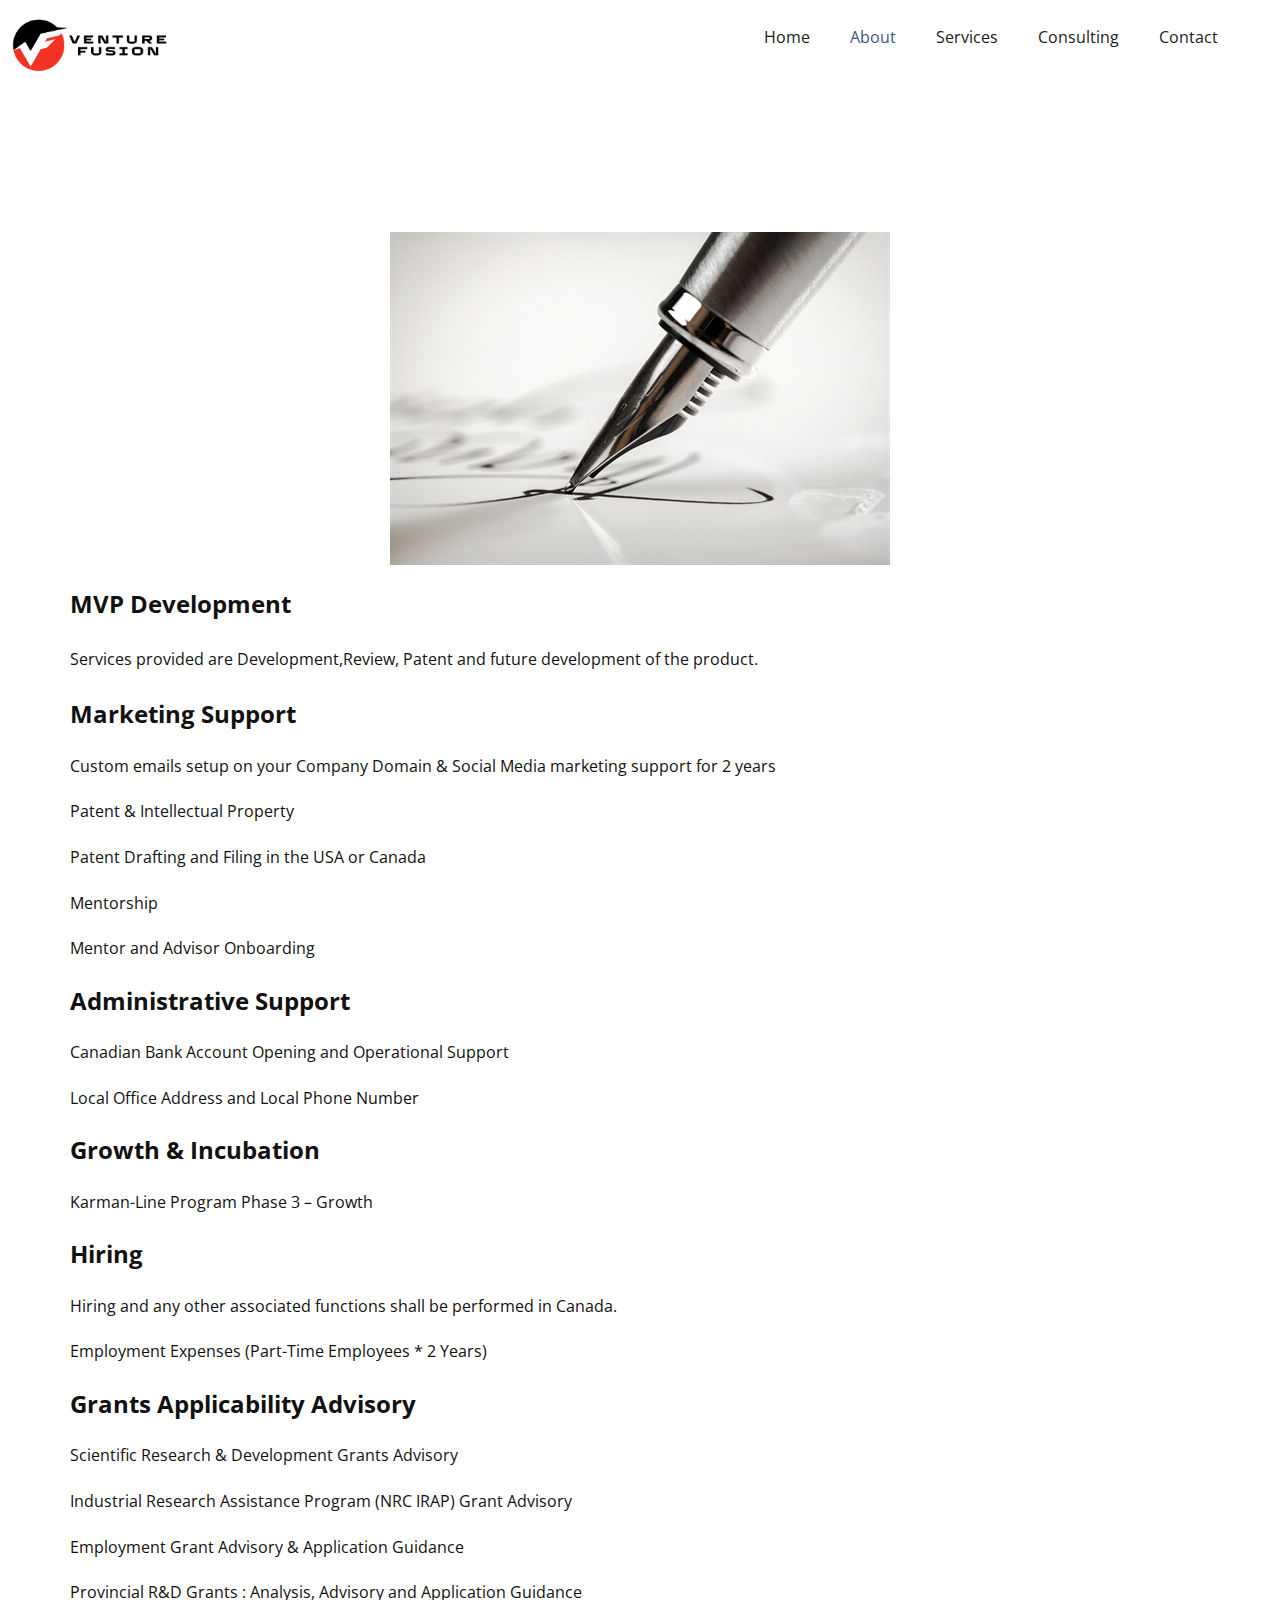
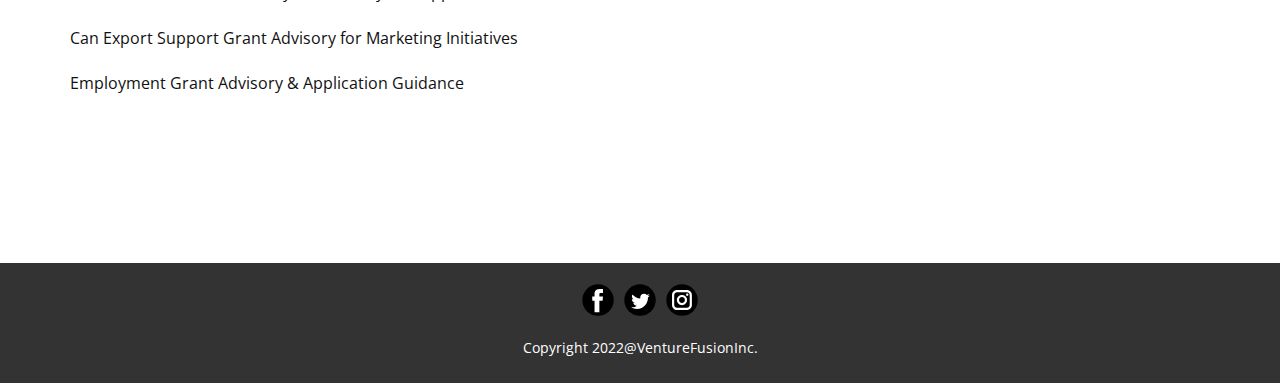
<file: About.html>
<!DOCTYPE html>
<html style="font-size: 16px;" lang="en"><head>
    <meta name="viewport" content="width=device-width, initial-scale=1.0">
    <meta charset="utf-8">
    <meta name="keywords" content="">
    <meta name="description" content="">
    <title>About</title>
    <link rel="stylesheet" href="nicepage.css" media="screen">
<link rel="stylesheet" href="About.css" media="screen">
    <script class="u-script" type="text/javascript" src="jquery.js" defer=""></script>
    <script class="u-script" type="text/javascript" src="nicepage.js" defer=""></script>
    <meta name="generator" content="Nicepage 5.0.7, nicepage.com">
    <link rel="icon" href="images/favicon1.png">
    <link id="u-theme-google-font" rel="stylesheet" href="https://fonts.googleapis.com/css?family=Oswald:200,300,400,500,600,700|Open+Sans:300,300i,400,400i,500,500i,600,600i,700,700i,800,800i">
    
    
    <script type="application/ld+json">{
		"@context": "http://schema.org",
		"@type": "Organization",
		"name": "Galtoo",
		"logo": "images/VentureFusionLogo.png",
		"sameAs": [
				"https://facebook.com/name",
				"https://twitter.com/name",
				"https://instagram.com/name"
		]
}</script>
    <meta name="theme-color" content="#1659d7">
    <meta name="twitter:site" content="@">
    <meta name="twitter:card" content="summary_large_image">
    <meta name="twitter:title" content="About">
    <meta name="twitter:description" content="Galtoo">
    <meta property="og:title" content="About">
    <meta property="og:description" content="">
    <meta property="og:type" content="website">
  </head>
  <body class="u-body u-xl-mode" data-lang="en"><header class="u-align-center-xs u-border-1 u-border-white u-clearfix u-header u-sticky u-sticky-2cbe u-white u-header" id="sec-805b"><style class="u-sticky-style" data-style-id="2cbe">.u-sticky-fixed.u-sticky-2cbe:before, .u-body.u-sticky-fixed .u-sticky-2cbe:before {
borders: top right bottom left !important; border-color: #404040 !important; border-width: 2px !important
}</style><a href="Home.html#sec-039a" class="u-image u-logo u-image-1" data-image-width="1000" data-image-height="1000" title="Home">
        <img src="images/VentureFusionLogo.png" class="u-logo-image u-logo-image-1">
      </a><nav class="u-align-left u-font-size-14 u-menu u-menu-one-level u-nav-spacing-25 u-offcanvas u-menu-1" data-responsive-from="MD">
        <div class="menu-collapse">
          <a class="u-button-style u-custom-text-active-color u-custom-text-color u-custom-text-hover-color u-nav-link" href="#" style="padding: 4px 0px; font-size: calc(1em + 8px);">
            <svg class="u-svg-link" preserveAspectRatio="xMidYMin slice" viewBox="0 0 302 302" style=""><use xmlns:xlink="http://www.w3.org/1999/xlink" xlink:href="#svg-7b92"></use></svg>
            <svg xmlns="http://www.w3.org/2000/svg" xmlns:xlink="http://www.w3.org/1999/xlink" version="1.1" id="svg-7b92" x="0px" y="0px" viewBox="0 0 302 302" style="enable-background:new 0 0 302 302;" xml:space="preserve" class="u-svg-content"><g><rect y="36" width="302" height="30"></rect><rect y="236" width="302" height="30"></rect><rect y="136" width="302" height="30"></rect>
</g><g></g><g></g><g></g><g></g><g></g><g></g><g></g><g></g><g></g><g></g><g></g><g></g><g></g><g></g><g></g></svg>
          </a>
        </div>
        <div class="u-custom-menu u-nav-container">
          <ul class="u-nav u-unstyled u-nav-1"><li class="u-nav-item"><a class="u-button-style u-nav-link u-text-active-palette-1-dark-2 u-text-grey-90 u-text-hover-palette-1-dark-1" href="Home.html#sec-039a" style="padding: 10px 20px;">Home</a>
</li><li class="u-nav-item"><a class="u-button-style u-nav-link u-text-active-palette-1-dark-2 u-text-grey-90 u-text-hover-palette-1-dark-1" href="Home.html#sec-cb4e" style="padding: 10px 20px;">About</a>
</li><li class="u-nav-item"><a class="u-button-style u-nav-link u-text-active-palette-1-dark-2 u-text-grey-90 u-text-hover-palette-1-dark-1" href="Home.html#carousel_8250" style="padding: 10px 20px;">Services</a>
</li><li class="u-nav-item"><a class="u-button-style u-nav-link u-text-active-palette-1-dark-2 u-text-grey-90 u-text-hover-palette-1-dark-1" href="Home.html#carousel_d7a8" style="padding: 10px 20px;">Consulting</a>
</li><li class="u-nav-item"><a class="u-button-style u-nav-link u-text-active-palette-1-dark-2 u-text-grey-90 u-text-hover-palette-1-dark-1" href="Home.html#carousel_e9ef" style="padding: 10px 20px;">Contact</a>
</li></ul>
        </div>
        <div class="u-custom-menu u-nav-container-collapse">
          <div class="u-align-center u-black u-container-style u-inner-container-layout u-opacity u-opacity-95 u-sidenav">
            <div class="u-inner-container-layout u-sidenav-overflow">
              <div class="u-menu-close"></div>
              <ul class="u-align-center u-nav u-popupmenu-items u-unstyled u-nav-2"><li class="u-nav-item"><a class="u-button-style u-nav-link" href="Home.html#sec-039a">Home</a>
</li><li class="u-nav-item"><a class="u-button-style u-nav-link" href="Home.html#sec-cb4e">About</a>
</li><li class="u-nav-item"><a class="u-button-style u-nav-link" href="Home.html#carousel_8250">Services</a>
</li><li class="u-nav-item"><a class="u-button-style u-nav-link" href="Home.html#carousel_d7a8">Consulting</a>
</li><li class="u-nav-item"><a class="u-button-style u-nav-link" href="Home.html#carousel_e9ef">Contact</a>
</li></ul>
            </div>
          </div>
          <div class="u-black u-menu-overlay u-opacity u-opacity-70"></div>
        </div>
      </nav></header>
    <section class="u-align-left u-clearfix u-section-1" id="sec-dfbe">
      <div class="u-clearfix u-sheet u-valign-middle u-sheet-1">
        <div class="fr-view u-clearfix u-rich-text u-text u-text-1">
          <h2 style="text-align: left;">
            <span style="font-size: 1.5rem;">
              <br>
              <img src="images/198608284-0.jpeg" width="500" align="center" style="width: 500px;" class="fr-dib fr-fic">
            </span>
          </h2>
          <p>
            <span style="font-weight: 700; font-size: 1.5rem;">MVP Development</span>
          </p>
          <p style="text-align: left;">
            <span style="line-height: 2.0;">Services provided are Development,Review, Patent and future development of the product.</span>
          </p>
          <p style="text-align: left;">
            <span style="font-size: 1.5rem; font-weight: 700;">Marketing Support&nbsp;</span>
          </p>
          <p style="text-align: left;">Custom emails setup on your Company Domain &amp; Social Media marketing support for 2 years&nbsp;</p>
          <p style="text-align: left;">Patent &amp; Intellectual Property&nbsp;</p>
          <p style="text-align: left;">Patent Drafting and Filing in the USA or Canada&nbsp;</p>
          <p style="text-align: left;">Mentorship&nbsp;</p>
          <p style="text-align: left;">Mentor and Advisor Onboarding&nbsp;</p>
          <p style="text-align: left;">
            <span style="font-weight: 700; font-size: 1.5rem;">Administrative Support&nbsp;</span>
          </p>
          <p style="text-align: left;">Canadian Bank Account Opening and Operational Support&nbsp;</p>
          <p style="text-align: left;">Local Office Address and Local Phone Number&nbsp;</p>
          <p style="text-align: left;">
            <span style="font-weight: 700; font-size: 1.5rem;">Growth &amp; Incubation</span>&nbsp;
          </p>
          <p style="text-align: left;">Karman-Line Program Phase 3 – Growth</p>
          <p style="text-align: left;">
            <span style="font-size: 1.5rem; font-weight: 700;">Hiring</span>&nbsp;
          </p>
          <p style="text-align: left;">Hiring and any other associated functions shall be performed in Canada.&nbsp;</p>
          <p style="text-align: left;">Employment Expenses (Part-Time Employees * 2 Years)&nbsp;</p>
          <p style="text-align: left;">
            <span style="font-weight: 700; font-size: 1.5rem;">Grants Applicability Advisory&nbsp;</span>
          </p>
          <p style="text-align: left;">Scientific Research &amp; Development Grants Advisory&nbsp;</p>
          <p style="text-align: left;">Industrial Research Assistance Program (NRC IRAP) Grant Advisory&nbsp;</p>
          <p style="text-align: left;">Employment Grant Advisory &amp; Application Guidance&nbsp;</p>
          <p style="text-align: left;">Provincial R&amp;D Grants : Analysis, Advisory and Application Guidance&nbsp;</p>
          <p style="text-align: left;">Can Export Support Grant Advisory for Marketing Initiatives&nbsp;</p>
          <p style="text-align: left;">Employment Grant Advisory &amp; Application Guidance</p>
          <h2 style="text-align: left;">
            <br>
          </h2>
        </div>
      </div>
    </section>
    
    
    <footer class="u-align-center u-clearfix u-footer u-grey-80 u-footer" id="sec-5aa7"><div class="u-clearfix u-sheet u-sheet-1">
        <div class="u-social-icons u-spacing-10 u-social-icons-1">
          <a class="u-social-url" title="facebook" target="_blank" href="https://facebook.com/name"><span class="u-icon u-social-facebook u-social-icon u-text-black u-icon-1"><svg class="u-svg-link" preserveAspectRatio="xMidYMin slice" viewBox="0 0 112 112" style=""><use xmlns:xlink="http://www.w3.org/1999/xlink" xlink:href="#svg-8e33"></use></svg><svg class="u-svg-content" viewBox="0 0 112 112" x="0" y="0" id="svg-8e33"><circle fill="currentColor" cx="56.1" cy="56.1" r="55"></circle><path fill="#FFFFFF" d="M73.5,31.6h-9.1c-1.4,0-3.6,0.8-3.6,3.9v8.5h12.6L72,58.3H60.8v40.8H43.9V58.3h-8V43.9h8v-9.2
c0-6.7,3.1-17,17-17h12.5v13.9H73.5z"></path></svg></span>
          </a>
          <a class="u-social-url" title="twitter" target="_blank" href="https://twitter.com/name"><span class="u-icon u-social-icon u-social-twitter u-text-black u-icon-2"><svg class="u-svg-link" preserveAspectRatio="xMidYMin slice" viewBox="0 0 112 112" style=""><use xmlns:xlink="http://www.w3.org/1999/xlink" xlink:href="#svg-1d3d"></use></svg><svg class="u-svg-content" viewBox="0 0 112 112" x="0" y="0" id="svg-1d3d"><circle fill="currentColor" class="st0" cx="56.1" cy="56.1" r="55"></circle><path fill="#FFFFFF" d="M83.8,47.3c0,0.6,0,1.2,0,1.7c0,17.7-13.5,38.2-38.2,38.2C38,87.2,31,85,25,81.2c1,0.1,2.1,0.2,3.2,0.2
c6.3,0,12.1-2.1,16.7-5.7c-5.9-0.1-10.8-4-12.5-9.3c0.8,0.2,1.7,0.2,2.5,0.2c1.2,0,2.4-0.2,3.5-0.5c-6.1-1.2-10.8-6.7-10.8-13.1
c0-0.1,0-0.1,0-0.2c1.8,1,3.9,1.6,6.1,1.7c-3.6-2.4-6-6.5-6-11.2c0-2.5,0.7-4.8,1.8-6.7c6.6,8.1,16.5,13.5,27.6,14
c-0.2-1-0.3-2-0.3-3.1c0-7.4,6-13.4,13.4-13.4c3.9,0,7.3,1.6,9.8,4.2c3.1-0.6,5.9-1.7,8.5-3.3c-1,3.1-3.1,5.8-5.9,7.4
c2.7-0.3,5.3-1,7.7-2.1C88.7,43,86.4,45.4,83.8,47.3z"></path></svg></span>
          </a>
          <a class="u-social-url" title="instagram" target="_blank" href="https://instagram.com/name"><span class="u-icon u-social-icon u-social-instagram u-text-black u-icon-3"><svg class="u-svg-link" preserveAspectRatio="xMidYMin slice" viewBox="0 0 112 112" style=""><use xmlns:xlink="http://www.w3.org/1999/xlink" xlink:href="#svg-1bef"></use></svg><svg class="u-svg-content" viewBox="0 0 112 112" x="0" y="0" id="svg-1bef"><circle fill="currentColor" cx="56.1" cy="56.1" r="55"></circle><path fill="#FFFFFF" d="M55.9,38.2c-9.9,0-17.9,8-17.9,17.9C38,66,46,74,55.9,74c9.9,0,17.9-8,17.9-17.9C73.8,46.2,65.8,38.2,55.9,38.2
z M55.9,66.4c-5.7,0-10.3-4.6-10.3-10.3c-0.1-5.7,4.6-10.3,10.3-10.3c5.7,0,10.3,4.6,10.3,10.3C66.2,61.8,61.6,66.4,55.9,66.4z"></path><path fill="#FFFFFF" d="M74.3,33.5c-2.3,0-4.2,1.9-4.2,4.2s1.9,4.2,4.2,4.2s4.2-1.9,4.2-4.2S76.6,33.5,74.3,33.5z"></path><path fill="#FFFFFF" d="M73.1,21.3H38.6c-9.7,0-17.5,7.9-17.5,17.5v34.5c0,9.7,7.9,17.6,17.5,17.6h34.5c9.7,0,17.5-7.9,17.5-17.5V38.8
C90.6,29.1,82.7,21.3,73.1,21.3z M83,73.3c0,5.5-4.5,9.9-9.9,9.9H38.6c-5.5,0-9.9-4.5-9.9-9.9V38.8c0-5.5,4.5-9.9,9.9-9.9h34.5
c5.5,0,9.9,4.5,9.9,9.9V73.3z"></path></svg></span>
          </a>
        </div>
        <p class="u-small-text u-text u-text-variant u-text-1">Copyright 2022@VentureFusionInc.</p>
      </div></footer>
  
</body></html>
</file>
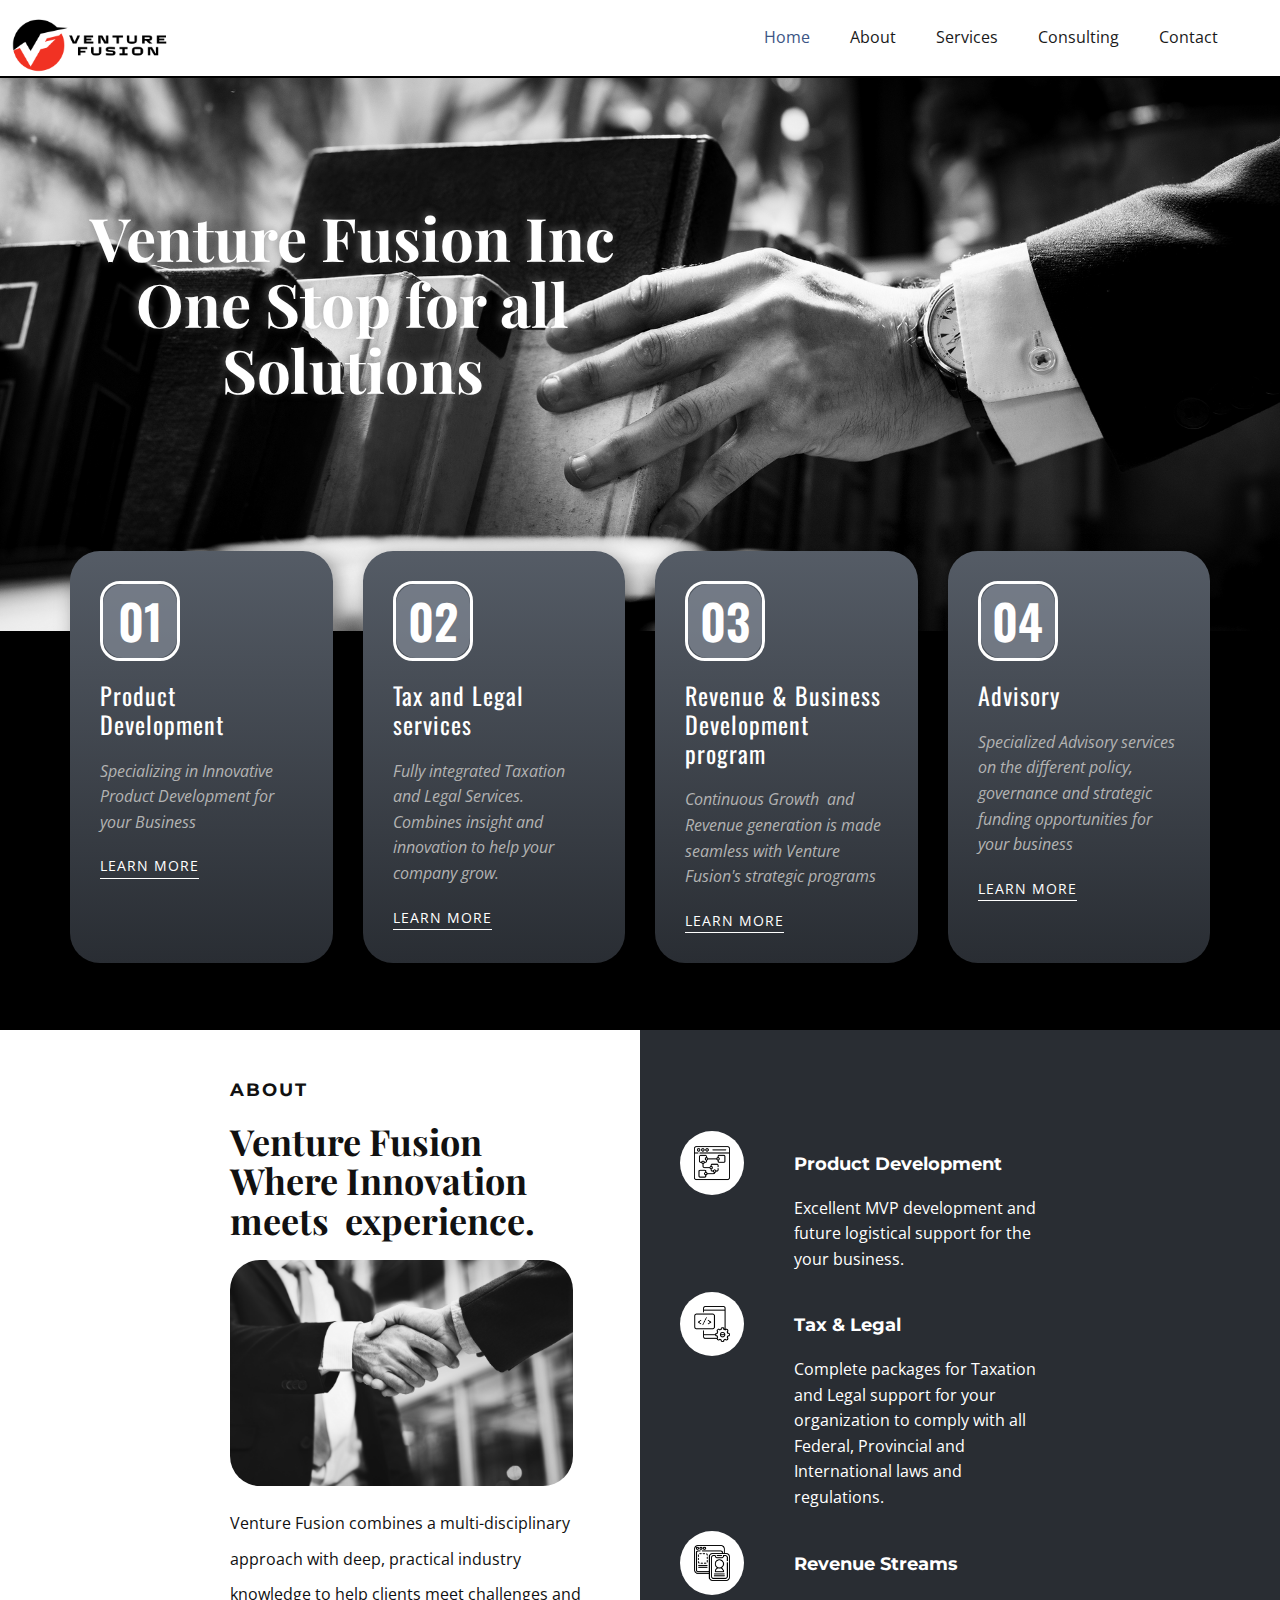
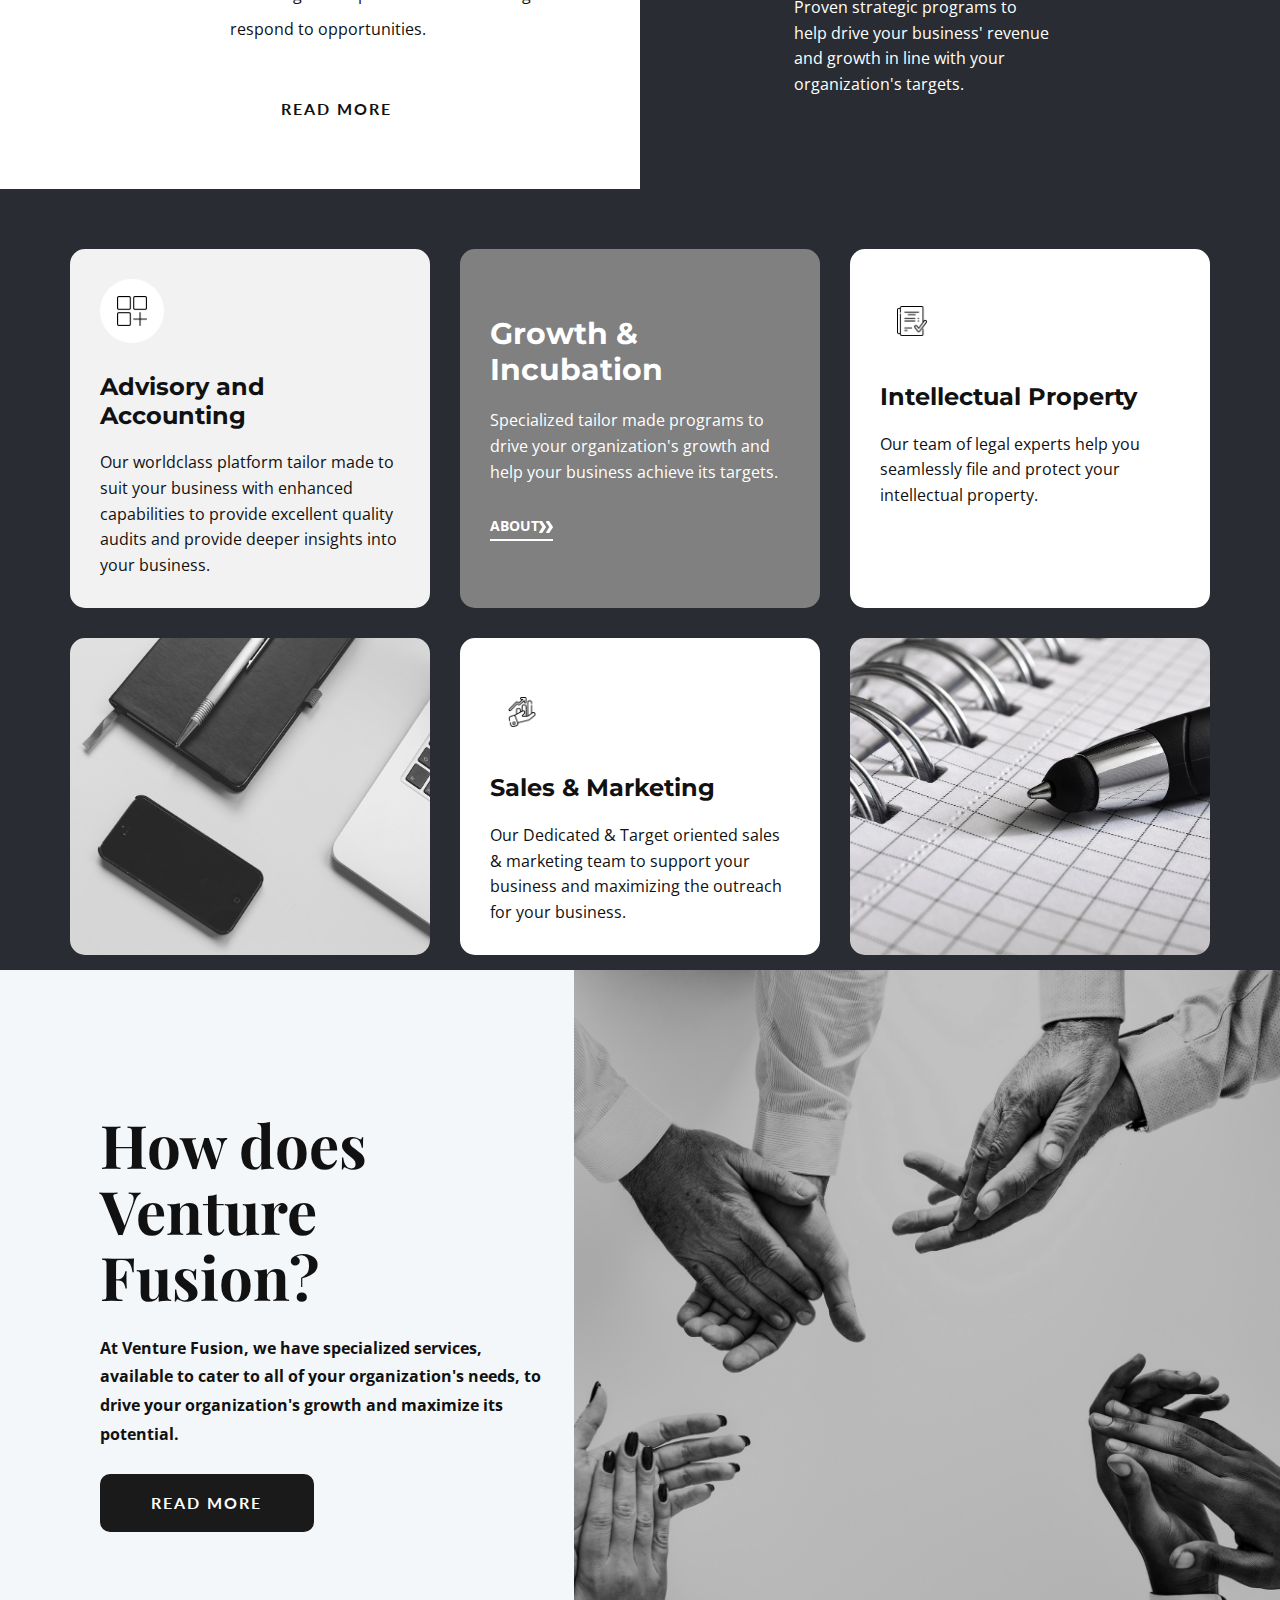
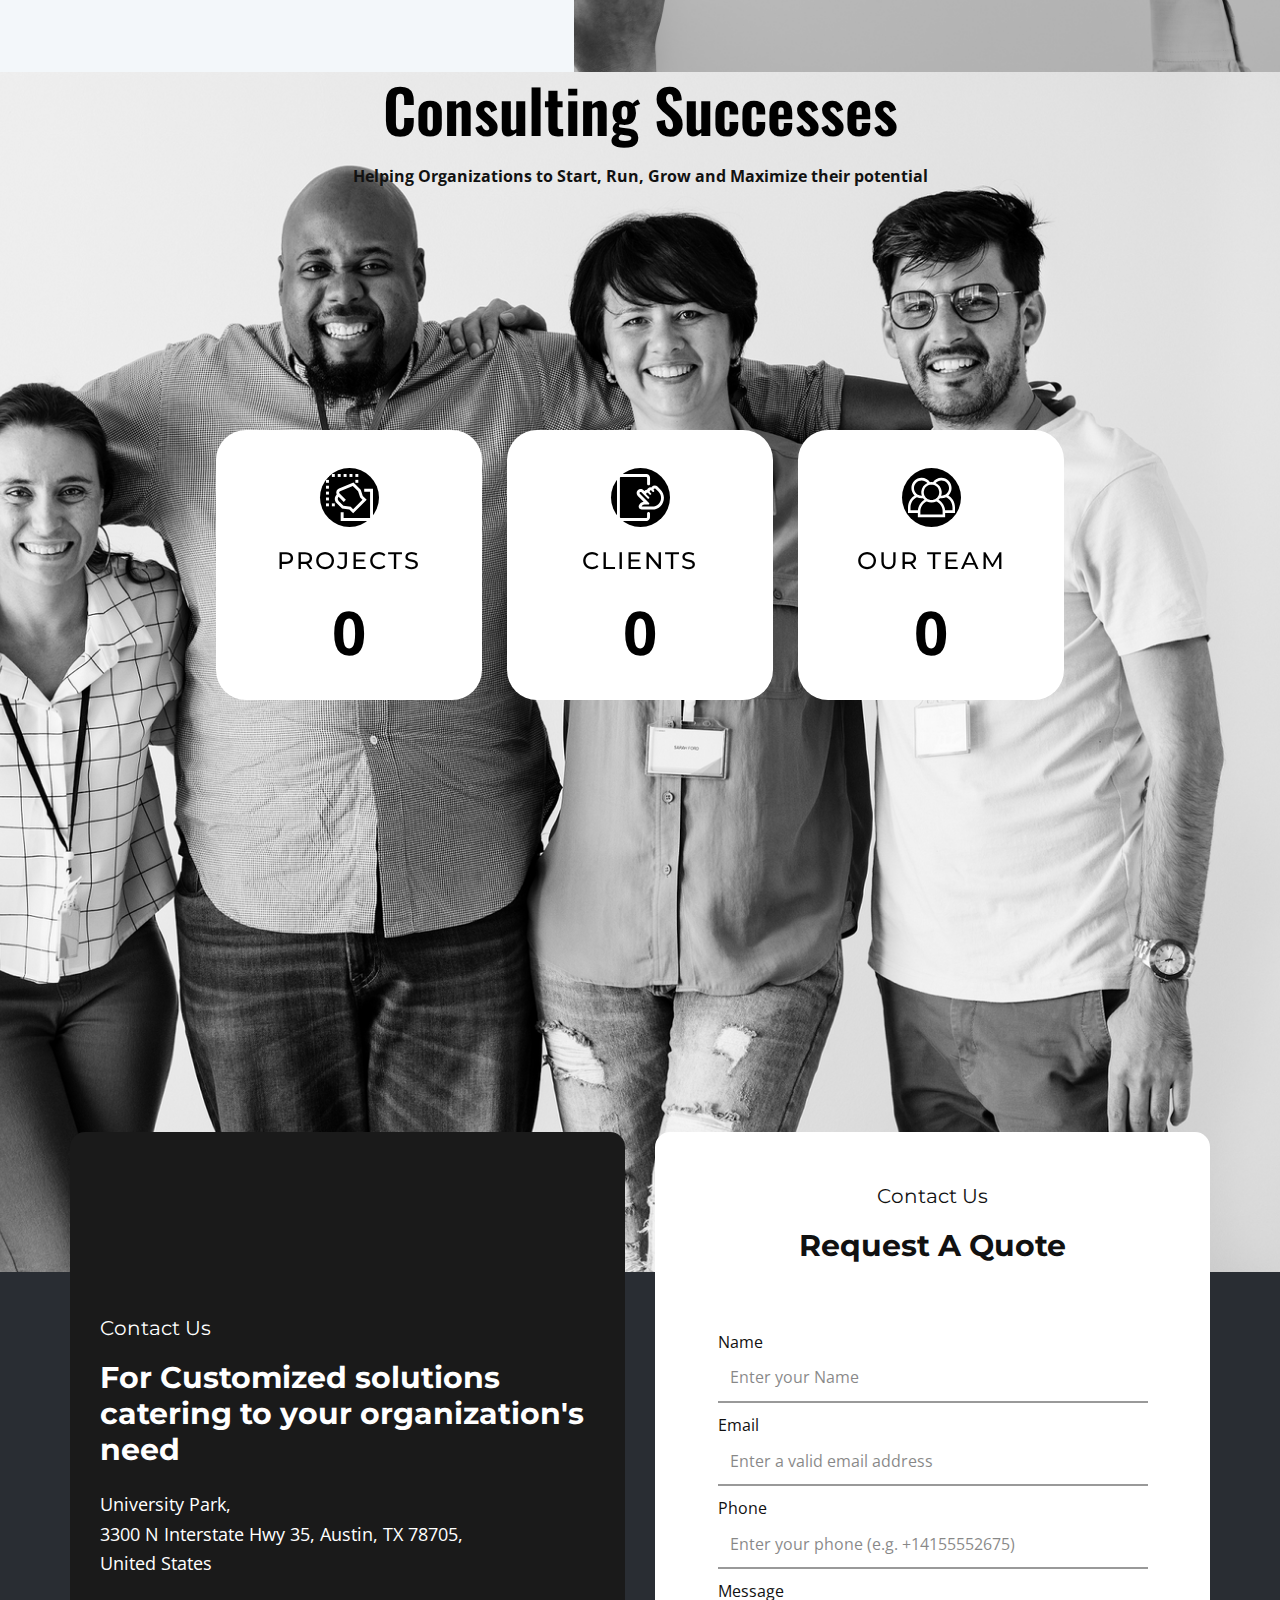
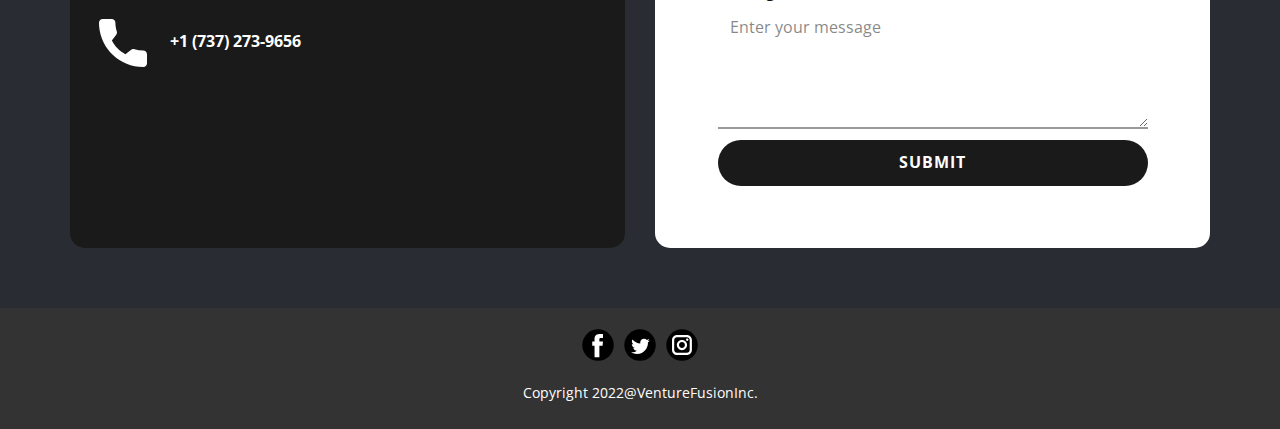
<file: Home.html>
<!DOCTYPE html>
<html style="font-size: 16px;" lang="en"><head>
    <meta name="viewport" content="width=device-width, initial-scale=1.0">
    <meta charset="utf-8">
    <meta name="keywords" content="01, 02, 03, 04, ​A Founder Branding Agency, Meet The Team
Our Professionals, ​How does startup funding work?, ​Your vision plus our expertise, ​Small Pricing Plan For Your Creative Business, ​Consulting Successes">
    <meta name="description" content="">
    <title>Home</title>
    <link rel="stylesheet" href="nicepage.css" media="screen">
<link rel="stylesheet" href="Home.css" media="screen">
    <script class="u-script" type="text/javascript" src="jquery.js" defer=""></script>
    <script class="u-script" type="text/javascript" src="nicepage.js" defer=""></script>
    <meta name="generator" content="Nicepage 5.0.7, nicepage.com">
    <meta name="referrer" content="origin">
    <link rel="icon" href="images/favicon1.png">
    <link id="u-theme-google-font" rel="stylesheet" href="https://fonts.googleapis.com/css?family=Oswald:200,300,400,500,600,700|Open+Sans:300,300i,400,400i,500,500i,600,600i,700,700i,800,800i">
    <link id="u-page-google-font" rel="stylesheet" href="https://fonts.googleapis.com/css?family=Playfair+Display:400,400i,500,500i,600,600i,700,700i,800,800i,900,900i|Montserrat:100,100i,200,200i,300,300i,400,400i,500,500i,600,600i,700,700i,800,800i,900,900i|Lato:100,100i,300,300i,400,400i,700,700i,900,900i">
    
    
    
    
    
    
    
    <script type="application/ld+json">{
		"@context": "http://schema.org",
		"@type": "Organization",
		"name": "Galtoo",
		"logo": "images/VentureFusionLogo.png",
		"sameAs": [
				"https://facebook.com/name",
				"https://twitter.com/name",
				"https://instagram.com/name"
		]
}</script>
    <meta name="theme-color" content="#1659d7">
    <meta name="twitter:site" content="@">
    <meta name="twitter:card" content="summary_large_image">
    <meta name="twitter:title" content="Home">
    <meta name="twitter:description" content="Galtoo">
    <meta property="og:title" content="Home">
    <meta property="og:description" content="">
    <meta property="og:type" content="website">
  </head>
  <body class="u-body u-overlap u-xl-mode" data-lang="en"><header class="u-align-center-xs u-border-1 u-border-white u-clearfix u-header u-sticky u-sticky-2cbe u-white u-header" id="sec-805b"><style class="u-sticky-style" data-style-id="2cbe">.u-sticky-fixed.u-sticky-2cbe:before, .u-body.u-sticky-fixed .u-sticky-2cbe:before {
borders: top right bottom left !important; border-color: #404040 !important; border-width: 2px !important
}</style><a href="Home.html#sec-039a" class="u-image u-logo u-image-1" data-image-width="1000" data-image-height="1000" title="Home">
        <img src="images/VentureFusionLogo.png" class="u-logo-image u-logo-image-1">
      </a><nav class="u-align-left u-font-size-14 u-menu u-menu-one-level u-nav-spacing-25 u-offcanvas u-menu-1" data-responsive-from="MD">
        <div class="menu-collapse">
          <a class="u-button-style u-custom-text-active-color u-custom-text-color u-custom-text-hover-color u-nav-link" href="#" style="padding: 4px 0px; font-size: calc(1em + 8px);">
            <svg class="u-svg-link" preserveAspectRatio="xMidYMin slice" viewBox="0 0 302 302" style=""><use xmlns:xlink="http://www.w3.org/1999/xlink" xlink:href="#svg-7b92"></use></svg>
            <svg xmlns="http://www.w3.org/2000/svg" xmlns:xlink="http://www.w3.org/1999/xlink" version="1.1" id="svg-7b92" x="0px" y="0px" viewBox="0 0 302 302" style="enable-background:new 0 0 302 302;" xml:space="preserve" class="u-svg-content"><g><rect y="36" width="302" height="30"></rect><rect y="236" width="302" height="30"></rect><rect y="136" width="302" height="30"></rect>
</g><g></g><g></g><g></g><g></g><g></g><g></g><g></g><g></g><g></g><g></g><g></g><g></g><g></g><g></g><g></g></svg>
          </a>
        </div>
        <div class="u-custom-menu u-nav-container">
          <ul class="u-nav u-unstyled u-nav-1"><li class="u-nav-item"><a class="u-button-style u-nav-link u-text-active-palette-1-dark-2 u-text-grey-90 u-text-hover-palette-1-dark-1" href="Home.html#sec-039a" style="padding: 10px 20px;">Home</a>
</li><li class="u-nav-item"><a class="u-button-style u-nav-link u-text-active-palette-1-dark-2 u-text-grey-90 u-text-hover-palette-1-dark-1" href="Home.html#sec-cb4e" style="padding: 10px 20px;">About</a>
</li><li class="u-nav-item"><a class="u-button-style u-nav-link u-text-active-palette-1-dark-2 u-text-grey-90 u-text-hover-palette-1-dark-1" href="Home.html#carousel_8250" style="padding: 10px 20px;">Services</a>
</li><li class="u-nav-item"><a class="u-button-style u-nav-link u-text-active-palette-1-dark-2 u-text-grey-90 u-text-hover-palette-1-dark-1" href="Home.html#carousel_d7a8" style="padding: 10px 20px;">Consulting</a>
</li><li class="u-nav-item"><a class="u-button-style u-nav-link u-text-active-palette-1-dark-2 u-text-grey-90 u-text-hover-palette-1-dark-1" href="Home.html#carousel_e9ef" style="padding: 10px 20px;">Contact</a>
</li></ul>
        </div>
        <div class="u-custom-menu u-nav-container-collapse">
          <div class="u-align-center u-black u-container-style u-inner-container-layout u-opacity u-opacity-95 u-sidenav">
            <div class="u-inner-container-layout u-sidenav-overflow">
              <div class="u-menu-close"></div>
              <ul class="u-align-center u-nav u-popupmenu-items u-unstyled u-nav-2"><li class="u-nav-item"><a class="u-button-style u-nav-link" href="Home.html#sec-039a">Home</a>
</li><li class="u-nav-item"><a class="u-button-style u-nav-link" href="Home.html#sec-cb4e">About</a>
</li><li class="u-nav-item"><a class="u-button-style u-nav-link" href="Home.html#carousel_8250">Services</a>
</li><li class="u-nav-item"><a class="u-button-style u-nav-link" href="Home.html#carousel_d7a8">Consulting</a>
</li><li class="u-nav-item"><a class="u-button-style u-nav-link" href="Home.html#carousel_e9ef">Contact</a>
</li></ul>
            </div>
          </div>
          <div class="u-black u-menu-overlay u-opacity u-opacity-70"></div>
        </div>
      </nav></header> 
    <section class="u-align-center u-black u-clearfix u-section-1" id="sec-039a">
      <img class="u-expanded-width u-image u-image-1" src="images/closeup-hand-getting-book.png" data-image-width="2250" data-image-height="1502">
      <h2 class="u-align-center u-custom-font u-font-playfair-display u-text u-text-white u-text-1">Venture Fusion Inc<br>One Stop for all Solutions<br>
      </h2>
      <div class="u-list u-list-1">
        <div class="u-repeater u-repeater-1">
          <div class="u-align-left u-container-style u-gradient u-list-item u-radius-30 u-repeater-item u-shape-round u-list-item-1">
            <div class="u-container-layout u-similar-container u-valign-top u-container-layout-1">
              <div class="u-align-center u-border-radius-50 u-container-style u-group u-opacity u-opacity-65 u-palette-5-dark-1 u-radius-20 u-shape-round u-group-1">
                <div class="u-container-layout u-valign-middle u-container-layout-2">
                  <h2 class="u-text u-text-2">01</h2>
                </div>
              </div>
              <h5 class="u-text u-text-body-alt-color u-text-3">Product Development</h5>
              <p class="u-text u-text-default u-text-grey-30 u-text-4">Specializing in Innovative Product Development for your Business</p>
              <a href="About.html" class="u-border-1 u-border-hover-palette-1-base u-border-no-left u-border-no-right u-border-no-top u-border-white u-bottom-left-radius-0 u-bottom-right-radius-0 u-btn u-button-style u-none u-radius-0 u-text-body-alt-color u-top-left-radius-0 u-top-right-radius-0 u-btn-1">learn more</a>
            </div>
          </div>
          <div class="u-align-left u-container-style u-gradient u-list-item u-radius-30 u-repeater-item u-shape-round u-list-item-2">
            <div class="u-container-layout u-similar-container u-valign-top u-container-layout-3">
              <div class="u-align-center u-border-radius-50 u-container-style u-group u-opacity u-opacity-65 u-palette-5-dark-1 u-radius-20 u-shape-round u-video-cover u-group-2">
                <div class="u-container-layout u-valign-middle u-container-layout-4">
                  <h2 class="u-text u-text-default u-text-5">02</h2>
                </div>
              </div>
              <h5 class="u-text u-text-body-alt-color u-text-6">Tax and Legal services</h5>
              <p class="u-text u-text-default u-text-grey-30 u-text-7"> Fully integrated Taxation and Legal Services. Combines insight and innovation to help your company grow.<br>
              </p>
              <a href="About.html" class="u-border-1 u-border-hover-palette-1-base u-border-no-left u-border-no-right u-border-no-top u-border-white u-bottom-left-radius-0 u-bottom-right-radius-0 u-btn u-button-style u-none u-radius-0 u-text-body-alt-color u-top-left-radius-0 u-top-right-radius-0 u-btn-2">learn more</a>
            </div>
          </div>
          <div class="u-align-left u-container-style u-gradient u-list-item u-radius-30 u-repeater-item u-shape-round u-list-item-3">
            <div class="u-container-layout u-similar-container u-valign-top u-container-layout-5">
              <div class="u-align-center u-border-radius-50 u-container-style u-group u-opacity u-opacity-65 u-palette-5-dark-1 u-radius-20 u-shape-round u-video-cover u-group-3">
                <div class="u-container-layout u-valign-middle u-container-layout-6">
                  <h2 class="u-text u-text-default u-text-8">03</h2>
                </div>
              </div>
              <h5 class="u-text u-text-body-alt-color u-text-9">Revenue &amp; Business Development program</h5>
              <p class="u-text u-text-default u-text-grey-30 u-text-10"> Continuous Growth&nbsp; and Revenue generation is made seamless with Venture Fusion's strategic programs</p>
              <a href="About.html" class="u-border-1 u-border-hover-palette-1-base u-border-no-left u-border-no-right u-border-no-top u-border-white u-bottom-left-radius-0 u-bottom-right-radius-0 u-btn u-button-style u-none u-radius-0 u-text-body-alt-color u-top-left-radius-0 u-top-right-radius-0 u-btn-3">learn more</a>
            </div>
          </div>
          <div class="u-align-left u-container-style u-gradient u-list-item u-radius-30 u-repeater-item u-shape-round u-list-item-3">
            <div class="u-container-layout u-similar-container u-valign-top u-container-layout-5">
              <div class="u-align-center u-border-radius-50 u-container-style u-group u-opacity u-opacity-65 u-palette-5-dark-1 u-radius-20 u-shape-round u-video-cover u-group-3">
                <div class="u-container-layout u-valign-middle u-container-layout-6">
                  <h2 class="u-text u-text-default u-text-8">04</h2>
                </div>
              </div>
              <h5 class="u-text u-text-body-alt-color u-text-9">Advisory&nbsp;</h5>
              <p class="u-text u-text-default u-text-grey-30 u-text-13">Specialized Advisory services on the different policy, governance and strategic funding opportunities for your business</p>
              <a href="About.html" class="u-border-1 u-border-hover-palette-1-base u-border-no-left u-border-no-right u-border-no-top u-border-white u-bottom-left-radius-0 u-bottom-right-radius-0 u-btn u-button-style u-none u-radius-0 u-text-body-alt-color u-top-left-radius-0 u-top-right-radius-0 u-btn-3">learn more</a>
            </div>
          </div>
        </div>
      </div>
    </section>
    <section class="u-align-center u-clearfix u-section-2" id="sec-cb4e">
      <div class="u-clearfix u-expanded-width u-layout-wrap u-layout-wrap-1">
        <div class="u-gutter-0 u-layout">
          <div class="u-layout-row">
            <div class="u-align-left u-container-style u-layout-cell u-size-30 u-white u-layout-cell-1">
              <div class="u-container-layout u-container-layout-1">
                <h5 class="u-custom-font u-font-montserrat u-text u-text-default u-text-1">about</h5>
                <h2 class="u-custom-font u-font-playfair-display u-text u-text-2"> Venture Fusion<br>Where Innovation meets&nbsp; experience.
                </h2>
                <img class="u-image u-image-round u-radius-30 u-image-1" src="images/closeup-business-handshake.png" alt="" data-image-width="2830" data-image-height="1864">
                <p class="u-text u-text-default u-text-3">Venture Fusion combines a multi-disciplinary approach with deep, practical industry knowledge to help clients meet challenges and respond to opportunities.</p>
                <a href="About.html" class="u-active-black u-border-none u-btn u-btn-round u-button-style u-custom-font u-font-lato u-hover-black u-radius-10 u-white u-btn-1">read more</a>
              </div>
            </div>
            <div class="u-align-left u-container-style u-layout-cell u-palette-5-dark-3 u-shape-rectangle u-size-30 u-layout-cell-2">
              <div class="u-container-layout u-valign-middle u-container-layout-2">
                <div class="u-expanded-width u-list u-list-1">
                  <div class="u-repeater u-repeater-1">
                    <div class="u-align-left u-container-style u-list-item u-repeater-item u-shape-rectangle u-list-item-1">
                      <div class="u-container-layout u-similar-container u-container-layout-3"><span class="u-file-icon u-icon u-icon-circle u-white u-icon-1"><img src="images/1548686-5ba08d87.png" alt=""></span>
                        <h6 class="u-custom-font u-font-montserrat u-text u-text-4">Product Development</h6>
                        <p class="u-text u-text-5"><b>
                            <span style="font-weight: 400;">Excellent MVP development and future logistical support for the your business.</span></b>
                        </p>
                      </div>
                    </div>
                    <div class="u-align-left u-container-style u-list-item u-repeater-item u-shape-rectangle u-list-item-2">
                      <div class="u-container-layout u-similar-container u-container-layout-4"><span class="u-file-icon u-icon u-icon-circle u-white u-icon-2"><img src="images/1688519-1f8752e5.png" alt=""></span>
                        <h6 class="u-custom-font u-font-montserrat u-text u-text-6">Tax &amp; Legal</h6>
                        <p class="u-text u-text-7"><b style="font-weight: 400;">Complete packages for Taxation and Legal support for your organization to comply with all Federal, Provincial and International laws and regulations</b>.
                        </p>
                      </div>
                    </div>
                    <div class="u-align-left u-container-style u-list-item u-repeater-item u-shape-rectangle u-list-item-3">
                      <div class="u-container-layout u-similar-container u-container-layout-5"><span class="u-file-icon u-icon u-icon-circle u-white u-icon-3"><img src="images/4365874-6328f274.png" alt=""></span>
                        <h6 class="u-custom-font u-font-montserrat u-text u-text-8">Revenue Streams</h6>
                        <p class="u-text u-text-9">Proven strategic programs to&nbsp; help drive your business' revenue and growth in line with your organization's targets.<br>
                        </p>
                      </div>
                    </div>
                  </div>
                </div>
              </div>
            </div>
          </div>
        </div>
      </div>
    </section>
    <section class="u-clearfix u-palette-5-dark-3 u-section-3" id="carousel_8250">
      <div class="u-clearfix u-sheet u-sheet-1">
        <div class="u-clearfix u-expanded-width u-gutter-30 u-layout-wrap u-layout-wrap-1">
          <div class="u-layout">
            <div class="u-layout-col">
              <div class="u-size-30">
                <div class="u-layout-row">
                  <div class="u-align-left u-container-style u-grey-5 u-layout-cell u-radius-30 u-size-20 u-layout-cell-1">
                    <div class="u-container-layout u-valign-middle u-container-layout-1"><span class="u-file-icon u-icon u-icon-circle u-white u-icon-1"><img src="images/7.png" alt=""></span>
                      <h4 class="u-custom-font u-font-montserrat u-text u-text-default u-text-1">Advisory and Accounting</h4>
                      <p class="u-text u-text-default u-text-2">Our worldclass platform tailor made to suit your business with enhanced capabilities to provide excellent quality&nbsp; audits and provide deeper insights into your business.</p>
                    </div>
                  </div>
                  <div class="u-align-left u-container-style u-grey-50 u-layout-cell u-radius-30 u-shape-round u-size-20 u-layout-cell-2">
                    <div class="u-container-layout u-valign-middle u-container-layout-2">
                      <h3 class="u-custom-font u-font-montserrat u-text u-text-default u-text-3">Growth &amp; Incubation</h3>
                      <p class="u-text u-text-default u-text-4">Specialized tailor made programs to drive your organization's growth and help your business achieve its targets.</p>
                      <a href="About.html" class="u-border-2 u-border-active-palette-1-light-2 u-border-hover-palette-1-light-2 u-border-no-left u-border-no-right u-border-no-top u-border-white u-bottom-left-radius-0 u-bottom-right-radius-0 u-btn u-button-style u-none u-radius-0 u-text-active-palette-1-light-2 u-text-body-alt-color u-text-hover-palette-1-light-2 u-top-left-radius-0 u-top-right-radius-0 u-btn-1">About<span class="u-icon u-text-white"><svg class="u-svg-content" viewBox="0 -32 426.66667 426" style="width: 1em; height: 1em;"><path d="m213.332031 181.667969c0 4.265625-1.277343 8.53125-3.625 11.730469l-106.667969 160c-3.839843 5.761718-10.238281 9.601562-17.707031 9.601562h-64c-11.730469 0-21.332031-9.601562-21.332031-21.332031 0-4.269531 1.28125-8.535157 3.625-11.734375l98.773438-148.265625-98.773438-148.269531c-2.34375-3.199219-3.625-7.464844-3.625-11.730469 0-11.734375 9.601562-21.335938 21.332031-21.335938h64c7.46875 0 13.867188 3.839844 17.707031 9.601563l106.667969 160c2.347657 3.199218 3.625 7.464844 3.625 11.734375zm0 0"></path><path d="m426.667969 181.667969c0 4.265625-1.28125 8.53125-3.628907 11.730469l-106.664062 160c-3.839844 5.761718-10.242188 9.601562-17.707031 9.601562h-64c-11.734375 0-21.335938-9.601562-21.335938-21.332031 0-4.269531 1.28125-8.535157 3.628907-11.734375l98.773437-148.265625-98.773437-148.269531c-2.347657-3.199219-3.628907-7.464844-3.628907-11.730469 0-11.734375 9.601563-21.335938 21.335938-21.335938h64c7.464843 0 13.867187 3.839844 17.707031 9.601563l106.664062 160c2.347657 3.199218 3.628907 7.464844 3.628907 11.734375zm0 0"></path></svg><img></span>
                      </a>
                    </div>
                  </div>
                  <div class="u-align-left u-container-style u-layout-cell u-radius-30 u-shape-round u-size-20 u-white u-layout-cell-3">
                    <div class="u-container-layout u-container-layout-3"><span class="u-file-icon u-icon u-icon-circle u-white u-icon-3"><img src="images/310909-44334308.png" alt=""></span>
                      <h4 class="u-custom-font u-font-montserrat u-text u-text-default u-text-5"> Intellectual Property</h4>
                      <p class="u-text u-text-default u-text-6">Our team of legal experts help you seamlessly file and protect your intellectual property.</p>
                    </div>
                  </div>
                </div>
              </div>
              <div class="u-size-30">
                <div class="u-layout-row">
                  <div class="u-align-left u-container-style u-image u-image-round u-layout-cell u-radius-30 u-size-20 u-image-1" data-image-width="1280" data-image-height="853">
                    <div class="u-container-layout u-container-layout-4"></div>
                  </div>
                  <div class="u-align-left u-container-style u-layout-cell u-radius-30 u-shape-round u-size-20 u-white u-layout-cell-5">
                    <div class="u-container-layout u-container-layout-5"><span class="u-file-icon u-icon u-icon-circle u-white u-icon-4"><img src="images/1389079-dcb4a81d.png" alt=""></span>
                      <h4 class="u-custom-font u-font-montserrat u-text u-text-default u-text-7"> Sales &amp; Marketing</h4>
                      <p class="u-text u-text-default u-text-8">Our Dedicated &amp; Target oriented sales &amp; marketing team to support your business and maximizing the outreach for your business.</p>
                    </div>
                  </div>
                  <div class="u-align-left u-container-style u-image u-image-round u-layout-cell u-radius-30 u-shape-round u-size-20 u-image-2" data-image-width="1280" data-image-height="853">
                    <div class="u-container-layout u-valign-top u-container-layout-6"></div>
                  </div>
                </div>
              </div>
            </div>
          </div>
        </div>
      </div>
    </section>
    <section class="u-clearfix u-image u-section-4" id="carousel_9b75" data-image-width="1980" data-image-height="1141">
      <div class="u-clearfix u-layout-wrap u-layout-wrap-1">
        <div class="u-layout">
          <div class="u-layout-row">
            <div class="u-align-left u-container-style u-layout-cell u-shape-rectangle u-size-25-lg u-size-25-xl u-size-60-md u-size-60-sm u-size-60-xs u-layout-cell-1">
              <div class="u-container-layout u-valign-middle u-container-layout-1">
                <h2 class="u-custom-font u-font-playfair-display u-text u-text-1">
                  <span style="font-weight: 700;"></span>How does Venture Fusion?
                </h2>
                <p class="u-text u-text-2"><b>At Venture Fusion, we have specialized services, available to cater to all of your organization's needs, to drive your organization's growth and maximize its potential.</b>
                </p>
                <a href="About.html" class="u-active-black u-border-none u-btn u-btn-round u-button-style u-custom-font u-font-lato u-grey-90 u-hover-black u-radius-10 u-btn-1">read more</a>
              </div>
            </div>
            <div class="u-container-style u-image u-layout-cell u-size-35-lg u-size-35-xl u-size-60-md u-size-60-sm u-size-60-xs u-image-1" data-image-width="2433" data-image-height="1842">
              <div class="u-container-layout u-container-layout-2"></div>
            </div>
          </div>
        </div>
      </div>
    </section>
    <section class="u-align-center u-clearfix u-image u-section-5" src="" id="carousel_d7a8" data-image-width="2508" data-image-height="1594">
      <div class="u-clearfix u-sheet u-sheet-1">
        <div class="u-align-center u-container-style u-group u-group-1">
          <div class="u-container-layout u-valign-top u-container-layout-1">
            <h2 class="u-text u-text-black u-text-default u-text-1"> Consulting Successes</h2>
            <p class="u-text u-text-2">Helping Organizations to Start, Run, Grow and Maximize their potential<br>
              <br>
              <br>
            </p>
          </div>
        </div>
        <div class="u-list u-list-1">
          <div class="u-repeater u-repeater-1">
            <div class="u-align-center u-container-style u-list-item u-radius-30 u-repeater-item u-shape-round u-video-cover u-white" data-animation-name="zoomIn" data-animation-duration="2000" data-animation-direction="">
              <div class="u-container-layout u-similar-container u-valign-middle u-container-layout-2"><span class="u-black u-icon u-icon-circle u-text-white u-icon-1">
            <svg class="u-svg-link" preserveAspectRatio="xMidYMin slice" viewBox="0 0 128 128" style=""><use xmlns:xlink="http://www.w3.org/1999/xlink" xlink:href="#svg-5e7a"></use></svg>
            <svg class="u-svg-content" viewBox="0 0 128 128" id="svg-5e7a"><polygon points="104 40 104 48 120 48 120 120 48 120 48 104 40 104 40 128 128 128 128 40"></polygon><rect x="80" width="8" height="8"></rect><rect x="16" width="8" height="8"></rect><rect x="32" width="8" height="8"></rect><rect x="16" y="80" width="8" height="8"></rect><rect x="48" width="8" height="8"></rect><rect x="64" width="8" height="8"></rect><rect width="8" height="8"></rect><rect y="48" width="8" height="8"></rect><rect y="64" width="8" height="8"></rect><rect y="32" width="8" height="8"></rect><rect y="16" width="8" height="8"></rect><rect x="80" y="16" width="8" height="8"></rect><rect y="80" width="8" height="8"></rect><path d="m63.6 96.8 10.4 10.4 36.8-36.8-10.6-10.6-5.7-17-19.6-19.5-39.5 16.2c-6.1 2.5-9.1 9.5-6.5 15.7l0.3 0.6-0.5 0.5c-6.2 6.2-6.2 16.4 0 22.6l15.1 15.1 19.8 2.8zm-31.6-29.2c0-2.1 0.8-4.2 2.3-5.7l14.1 14.1 5.7-5.7-17-17c-1.6-1.6-1.6-4.1 0-5.7 0.4-0.4 0.8-0.7 1.3-0.9l34.6-14 14.4 14.4 5.7 17 6.3 6.3-25.5 25.5-6.6-6.6-19.8-2.8-13.2-13.3c-1.5-1.5-2.3-3.5-2.3-5.6z"></path></svg>
          </span>
                <h3 class="u-custom-font u-font-montserrat u-text u-text-black u-text-default u-text-3">Projects</h3>
                <p class="u-text u-text-black u-text-default u-text-4" data-animation-name="counter" data-animation-event="scroll" data-animation-duration="3000">300</p>
              </div>
            </div>
            <div class="u-align-center u-container-style u-list-item u-radius-30 u-repeater-item u-shape-round u-video-cover u-white" data-animation-name="zoomIn" data-animation-duration="2000" data-animation-direction="">
              <div class="u-container-layout u-similar-container u-valign-middle u-container-layout-3"><span class="u-black u-icon u-icon-circle u-text-white u-icon-2">
            <svg class="u-svg-link" preserveAspectRatio="xMidYMin slice" viewBox="0 0 128 128" style=""><use xmlns:xlink="http://www.w3.org/1999/xlink" xlink:href="#svg-e6b7"></use></svg>
            <svg class="u-svg-content" viewBox="0 0 128 128" id="svg-e6b7"><path d="m102.7 39.2c0.8 0 1.5 0.3 2.1 0.9l7.8 7.8c4.8 4.8 7.7 11.5 7.4 18.3-0.6 12.6-11 22.6-23.7 22.6h-29c-0.1 0-0.1-0.1-0.1-0.2 1.1-3 4.1-5.2 7.5-5.2h10.5c0.9 0 1.8-0.4 2.3-1.1 0.8-1.1 0.7-2.6-0.3-3.5l-24.9-24.8c-0.6-0.6-0.9-1.3-0.9-2.1s0.3-1.5 0.9-2.1 1.3-0.8 2.1-0.8 1.5 0.3 2.1 0.8l16.9 16.9c0.5 0.5 1.2 0.8 1.9 0.8s1.4-0.3 1.9-0.8 0.8-1.2 0.8-1.9-0.3-1.4-0.8-1.9l-6.7-6.7c-0.6-0.6-0.9-1.3-0.9-2.1s0.3-1.5 0.9-2.1 1.3-0.8 2.1-0.8 1.5 0.3 2.1 0.8l4 4c0.5 0.5 1.2 0.8 1.9 0.8s1.4-0.3 1.9-0.8 0.8-1.2 0.8-1.9-0.3-1.4-0.8-1.9l-2.7-2.7c-0.5-0.5-0.8-1.2-0.8-2s0.3-1.5 0.9-2.1 1.3-0.9 2.1-0.9 1.5 0.3 2.1 0.9l2.7 2.7c0.5 0.5 1.2 0.8 1.9 0.8s1.4-0.3 1.9-0.8 0.8-1.2 0.8-1.9-0.2-1.3-0.7-1.8c-0.8-0.9-1.2-2.1-0.8-3.3 0.5-1.3 1.6-1.9 2.8-1.9m0-8c-2.9 0-5.7 1.1-7.8 3.2-0.7 0.7-1.2 1.4-1.7 2.1 0 0-0.1 0.1-0.1 0-0.4 0-0.8-0.1-1.1-0.1-2.9 0-5.7 1.1-7.8 3.2-1 1-1.8 2.2-2.3 3.4 0 0 0 0.1-0.1 0.1-2.6 0.2-5.1 1.3-6.9 3.2l-0.2 0.2-2.5-2.5c-2-2-4.9-3.2-7.8-3.2s-5.7 1.1-7.8 3.2-3.2 4.9-3.2 7.8c0 3 1.2 5.7 3.2 7.8l15.8 15.8c0.1 0.1 0 0.2-0.1 0.2-5.8 0.8-10.8 4.8-12.8 10.5-1.9 5.2 2 10.7 7.5 10.7h29.1c8.5 0 16.4-3.3 22.4-9.3 6.1-6.1 9.4-14.3 9.3-23-0.1-8.4-3.8-16.4-9.8-22.4l-7.8-7.8c-1.8-2-4.6-3.1-7.5-3.1z"></path><path d="m82.1 118c0 1.1-0.9 2-2 2h-70.2c-1.1 0-2-0.9-2-2v-108c0-1.1 0.9-2 2-2h70.1c1.1 0 2 0.9 2 2v16.9c0 2.2 1.8 4 4 4s4-1.8 4-4v-16.9c0-5.5-4.5-10-9.9-10h-70.2c-5.4 0-9.9 4.5-9.9 10v108c0 5.5 4.5 10 9.9 10h70.1c5.5 0 9.9-4.5 9.9-10v-10.6c0-2.2-1.8-4-4-4s-4 1.8-4 4v10.6z"></path></svg>
          </span>
                <h3 class="u-custom-font u-font-montserrat u-text u-text-black u-text-default u-text-5">Clie<span style="font-weight: 700;"></span>nts
                </h3>
                <p class="u-text u-text-black u-text-default u-text-6" data-animation-name="counter" data-animation-event="scroll" data-animation-duration="3000">675</p>
              </div>
            </div>
            <div class="u-align-center u-container-style u-list-item u-radius-30 u-repeater-item u-shape-round u-video-cover u-white" data-animation-name="zoomIn" data-animation-duration="2000" data-animation-direction="">
              <div class="u-container-layout u-similar-container u-valign-middle u-container-layout-4"><span class="u-black u-icon u-icon-circle u-text-white u-icon-3"><svg class="u-svg-link" preserveAspectRatio="xMidYMin slice" viewBox="0 0 372.483 372.483" style=""><use xmlns:xlink="http://www.w3.org/1999/xlink" xlink:href="#svg-32f8"></use></svg><svg class="u-svg-content" viewBox="0 0 372.483 372.483" x="0px" y="0px" id="svg-32f8" style="enable-background:new 0 0 372.483 372.483;"><g id="XMLID_10_"><g><path d="M372.482,263.045c0-21.796-6.527-42.842-18.877-60.863c-8.883-12.962-20.322-23.726-33.578-31.725    c15.607-14.78,25.372-35.67,25.372-58.811c0-44.684-36.354-81.038-81.037-81.038c-26.496,0-51.316,13.104-66.392,34.615    c-3.831-0.558-7.745-0.859-11.729-0.859s-7.897,0.302-11.728,0.859c-15.077-21.511-39.897-34.615-66.392-34.615    c-44.684,0-81.038,36.354-81.038,81.038c0,23.141,9.765,44.031,25.373,58.811c-13.257,7.998-24.696,18.763-33.578,31.724    C6.528,220.203,0,241.249,0,263.045v45.075h78.121v33.755h216.242V308.12h78.12v-45.075H372.482z M264.362,50.609    c33.656,0,61.037,27.381,61.037,61.038s-27.381,61.038-61.037,61.038c-0.603,0-1.206-0.009-1.81-0.027    c0.046-0.128,0.084-0.259,0.129-0.387c1.042-2.954,1.911-5.988,2.608-9.087c0.049-0.22,0.105-0.438,0.152-0.659    c0.181-0.836,0.34-1.68,0.495-2.526c0.073-0.4,0.148-0.799,0.215-1.2c0.126-0.755,0.24-1.513,0.345-2.274    c0.073-0.529,0.139-1.058,0.202-1.588c0.079-0.672,0.156-1.345,0.219-2.022c0.064-0.691,0.112-1.383,0.158-2.076    c0.036-0.546,0.081-1.09,0.106-1.639c0.055-1.177,0.086-2.356,0.09-3.536c0-0.087,0.007-0.172,0.007-0.26    c0-0.047-0.004-0.094-0.004-0.141c-0.002-1.205-0.037-2.403-0.091-3.597c-0.016-0.347-0.037-0.693-0.057-1.039    c-0.059-1.015-0.136-2.025-0.231-3.03c-0.022-0.228-0.04-0.456-0.063-0.683c-3.022-29.209-21.475-54.21-48.095-65.774    C230.208,58.253,246.8,50.609,264.362,50.609z M165.122,88.131c0.195-0.071,0.392-0.138,0.587-0.208    c0.607-0.217,1.219-0.423,1.834-0.622c0.466-0.149,0.935-0.293,1.407-0.431c0.343-0.101,0.687-0.198,1.032-0.294    c0.616-0.169,1.235-0.334,1.86-0.485c4.62-1.122,9.438-1.731,14.397-1.731c4.963,0.004,9.783,0.614,14.404,1.736    c0.621,0.15,1.236,0.314,1.849,0.482c0.35,0.097,0.7,0.195,1.047,0.298c0.466,0.137,0.93,0.279,1.391,0.426    c0.623,0.201,1.242,0.409,1.856,0.629c0.189,0.067,0.378,0.131,0.566,0.2c20.413,7.549,35.718,25.716,39.182,47.763    c0.027,0.176,0.053,0.353,0.079,0.53c0.111,0.747,0.204,1.5,0.287,2.255c0.03,0.278,0.062,0.555,0.089,0.834    c0.066,0.689,0.115,1.383,0.159,2.079c0.018,0.298,0.043,0.595,0.057,0.894c0.042,0.889,0.065,1.783,0.068,2.682    c0,0.078,0.005,0.154,0.005,0.232c0,0.036-0.002,0.073-0.002,0.109c-0.002,0.87-0.028,1.734-0.066,2.595    c-0.012,0.271-0.024,0.542-0.04,0.812c-0.047,0.832-0.109,1.66-0.189,2.482c-0.031,0.318-0.073,0.635-0.109,0.952    c-0.061,0.532-0.129,1.063-0.203,1.591c-0.058,0.411-0.116,0.823-0.182,1.232c-0.101,0.623-0.213,1.242-0.333,1.859    c-0.107,0.549-0.224,1.096-0.346,1.642c-0.073,0.329-0.149,0.658-0.228,0.985c-0.195,0.811-0.409,1.617-0.637,2.42    c-0.091,0.319-0.176,0.64-0.272,0.956c-0.139,0.46-0.289,0.916-0.438,1.372c-0.12,0.365-0.243,0.728-0.37,1.09    c-0.144,0.411-0.286,0.823-0.438,1.231c-0.259,0.693-0.531,1.38-0.814,2.061c-0.126,0.304-0.26,0.605-0.391,0.908    c-0.247,0.567-0.501,1.131-0.765,1.689c-0.031,0.066-0.062,0.132-0.093,0.198c-0.095,0.198-0.189,0.397-0.286,0.595    c-0.296,0.604-0.604,1.201-0.92,1.793c-0.123,0.23-0.242,0.463-0.368,0.692c-0.008,0.015-0.016,0.029-0.024,0.043    c-0.346,0.63-0.707,1.25-1.074,1.866c-0.146,0.244-0.29,0.489-0.439,0.73c-0.4,0.649-0.811,1.291-1.234,1.923    c-0.263,0.393-0.538,0.778-0.81,1.165c-0.231,0.328-0.461,0.657-0.698,0.98c-0.307,0.418-0.62,0.831-0.938,1.242    c-0.216,0.279-0.434,0.556-0.654,0.832c-0.336,0.42-0.675,0.838-1.021,1.249c-0.215,0.255-0.436,0.505-0.655,0.756    c-0.36,0.413-0.719,0.827-1.089,1.23c-0.22,0.239-0.448,0.469-0.672,0.705c-0.602,0.635-1.218,1.256-1.846,1.865    c-0.373,0.361-0.744,0.723-1.126,1.074c-0.264,0.243-0.535,0.479-0.804,0.718c-0.438,0.389-0.879,0.774-1.328,1.15    c-0.228,0.191-0.458,0.38-0.689,0.568c-0.543,0.442-1.093,0.875-1.652,1.299c-0.152,0.115-0.302,0.232-0.455,0.346    c-10.16,7.553-22.736,12.03-36.34,12.03c-13.605,0-26.183-4.478-36.343-12.033c-0.15-0.112-0.297-0.227-0.446-0.34    c-0.561-0.425-1.114-0.861-1.659-1.305c-0.229-0.187-0.458-0.374-0.684-0.564c-0.451-0.378-0.893-0.765-1.333-1.155    c-0.267-0.238-0.537-0.472-0.8-0.714c-0.383-0.352-0.755-0.715-1.129-1.076c-0.631-0.611-1.248-1.234-1.852-1.871    c-0.221-0.233-0.447-0.46-0.664-0.696c-0.371-0.404-0.73-0.819-1.09-1.232c-0.219-0.251-0.439-0.5-0.654-0.755    c-0.347-0.411-0.685-0.829-1.021-1.248c-0.22-0.276-0.439-0.553-0.655-0.833c-0.317-0.41-0.63-0.823-0.937-1.241    c-0.237-0.324-0.468-0.654-0.699-0.983c-0.272-0.386-0.546-0.77-0.808-1.162c-0.425-0.635-0.838-1.279-1.239-1.93    c-0.147-0.239-0.289-0.48-0.433-0.721c-0.373-0.625-0.738-1.253-1.089-1.892c-0.129-0.235-0.251-0.474-0.378-0.71    c-0.316-0.594-0.625-1.193-0.922-1.798c-0.106-0.215-0.209-0.432-0.312-0.648c-0.016-0.033-0.031-0.066-0.046-0.099    c-0.277-0.584-0.542-1.174-0.801-1.769c-0.123-0.283-0.248-0.565-0.366-0.849c-0.29-0.696-0.567-1.398-0.832-2.106    c-0.143-0.382-0.275-0.768-0.41-1.153c-0.139-0.395-0.273-0.793-0.404-1.192c-0.141-0.432-0.283-0.864-0.415-1.298    c-0.197-0.649-0.383-1.302-0.558-1.959c-0.123-0.461-0.234-0.926-0.347-1.39c-0.088-0.365-0.173-0.73-0.254-1.097    c-0.1-0.45-0.201-0.899-0.291-1.351c-0.139-0.704-0.266-1.412-0.38-2.124c-0.062-0.384-0.116-0.769-0.171-1.153    c-0.081-0.569-0.154-1.141-0.219-1.715c-0.032-0.283-0.069-0.566-0.098-0.849c-0.083-0.843-0.146-1.692-0.194-2.544    c-0.014-0.245-0.025-0.49-0.036-0.735c-0.041-0.911-0.07-1.825-0.07-2.745c0-0.986,0.028-1.965,0.075-2.94    c0.013-0.265,0.035-0.528,0.05-0.792c0.044-0.732,0.097-1.462,0.167-2.188c0.024-0.253,0.053-0.505,0.08-0.757    c0.086-0.786,0.183-1.568,0.299-2.345c0.022-0.151,0.044-0.303,0.068-0.454C129.393,113.864,144.701,95.685,165.122,88.131z     M47.083,111.647c0-33.656,27.381-61.038,61.038-61.038c17.563,0,34.154,7.645,45.625,20.529    c-26.629,11.568-45.086,36.581-48.099,65.802c-0.021,0.198-0.036,0.397-0.055,0.596c-0.1,1.041-0.179,2.086-0.239,3.137    c-0.018,0.32-0.038,0.639-0.053,0.96c-0.057,1.251-0.096,2.506-0.096,3.77c0,1.276,0.037,2.549,0.097,3.821    c0.024,0.512,0.066,1.019,0.099,1.528c0.049,0.732,0.099,1.464,0.167,2.194c0.06,0.649,0.134,1.294,0.21,1.939    c0.066,0.562,0.136,1.122,0.214,1.682c0.102,0.735,0.212,1.467,0.333,2.196c0.073,0.433,0.153,0.865,0.232,1.297    c0.15,0.816,0.303,1.63,0.477,2.437c0.058,0.266,0.124,0.53,0.184,0.795c0.679,3.003,1.522,5.943,2.526,8.81    c0.064,0.185,0.12,0.372,0.185,0.556c-0.603,0.018-1.207,0.027-1.809,0.027C74.464,172.684,47.083,145.303,47.083,111.647z     M94.888,239.148c-0.22,0.347-0.43,0.7-0.646,1.049c-0.457,0.738-0.91,1.478-1.348,2.225c-0.245,0.417-0.481,0.837-0.719,1.257    c-0.394,0.693-0.783,1.388-1.161,2.089c-0.238,0.441-0.472,0.884-0.704,1.327c-0.364,0.697-0.719,1.398-1.067,2.101    c-0.219,0.442-0.437,0.883-0.649,1.327c-0.354,0.741-0.695,1.488-1.032,2.236c-0.183,0.407-0.371,0.811-0.548,1.22    c-0.39,0.896-0.762,1.799-1.127,2.705c-0.107,0.265-0.221,0.527-0.325,0.792c-0.463,1.177-0.906,2.362-1.326,3.553    c-0.096,0.273-0.182,0.549-0.277,0.822c-0.316,0.918-0.624,1.839-0.915,2.764c-0.133,0.425-0.256,0.852-0.384,1.278    c-0.235,0.784-0.466,1.569-0.683,2.359c-0.129,0.47-0.252,0.941-0.375,1.413c-0.198,0.758-0.388,1.518-0.568,2.281    c-0.115,0.483-0.227,0.966-0.334,1.45c-0.172,0.773-0.333,1.549-0.488,2.326c-0.093,0.467-0.189,0.934-0.276,1.403    c-0.157,0.846-0.298,1.696-0.435,2.547c-0.064,0.4-0.135,0.798-0.195,1.198c-0.186,1.25-0.355,2.503-0.497,3.762    c-0.002,0.015-0.003,0.03-0.004,0.045c-0.129,1.145-0.24,2.292-0.333,3.443H20v-25.075c0-34.258,19.694-65.013,50.548-79.631    c11.24,5.908,24.017,9.271,37.572,9.271c3.92,0,7.852-0.29,11.754-0.864c0.608,0.867,1.226,1.725,1.866,2.567    c0.216,0.283,0.44,0.559,0.66,0.839c0.632,0.808,1.273,1.607,1.935,2.39c0.271,0.321,0.549,0.635,0.825,0.952    c0.62,0.712,1.25,1.415,1.894,2.104c0.338,0.363,0.682,0.72,1.026,1.077c0.589,0.607,1.186,1.205,1.793,1.794    c0.228,0.221,0.443,0.455,0.673,0.674c-0.869,0.525-1.73,1.063-2.583,1.612c-0.139,0.089-0.275,0.183-0.413,0.273    c-0.853,0.554-1.697,1.12-2.533,1.697c-0.289,0.2-0.577,0.402-0.865,0.604c-0.745,0.525-1.482,1.059-2.213,1.602    c-0.231,0.172-0.465,0.34-0.694,0.514c-0.93,0.703-1.849,1.419-2.756,2.151c-0.198,0.16-0.392,0.325-0.59,0.487    c-0.722,0.591-1.437,1.192-2.143,1.802c-0.274,0.236-0.546,0.474-0.818,0.713c-0.707,0.623-1.405,1.255-2.096,1.896    c-0.18,0.167-0.364,0.331-0.543,0.5c-0.848,0.798-1.683,1.611-2.506,2.438c-0.214,0.215-0.423,0.434-0.635,0.65    c-0.63,0.643-1.253,1.293-1.868,1.952c-0.244,0.262-0.488,0.524-0.73,0.789c-0.692,0.756-1.374,1.522-2.045,2.299    c-0.105,0.122-0.214,0.24-0.319,0.363c-0.765,0.893-1.513,1.803-2.251,2.722c-0.206,0.256-0.407,0.516-0.61,0.775    c-0.555,0.705-1.102,1.417-1.64,2.136c-0.208,0.278-0.417,0.554-0.622,0.834c-0.704,0.96-1.399,1.928-2.074,2.913    C96.274,236.998,95.572,238.069,94.888,239.148z M98.121,321.876v-13.755v-11.32c0-1.11,0.021-2.216,0.062-3.319    c0.013-0.363,0.042-0.723,0.06-1.085c0.036-0.736,0.07-1.473,0.124-2.206c0.033-0.445,0.083-0.886,0.123-1.33    c0.058-0.646,0.11-1.293,0.182-1.935c0.053-0.47,0.122-0.937,0.182-1.406c0.078-0.611,0.151-1.223,0.241-1.831    c0.073-0.484,0.161-0.964,0.241-1.446c0.098-0.586,0.189-1.174,0.299-1.757c0.093-0.493,0.201-0.981,0.302-1.472    c0.116-0.566,0.227-1.134,0.354-1.696c0.112-0.496,0.24-0.987,0.36-1.481c0.135-0.55,0.264-1.103,0.409-1.65    c0.132-0.497,0.278-0.989,0.418-1.482c0.152-0.537,0.3-1.075,0.462-1.608c0.151-0.496,0.317-0.988,0.476-1.481    c0.17-0.523,0.335-1.047,0.514-1.566c0.17-0.491,0.353-0.978,0.531-1.465c0.188-0.514,0.372-1.03,0.569-1.54    c0.188-0.485,0.388-0.964,0.583-1.446c0.205-0.503,0.407-1.009,0.621-1.508c0.207-0.481,0.425-0.957,0.64-1.433    c0.221-0.491,0.44-0.984,0.67-1.47c0.225-0.475,0.461-0.944,0.694-1.415c0.238-0.48,0.473-0.961,0.719-1.436    c0.243-0.468,0.496-0.93,0.747-1.393c0.254-0.469,0.505-0.938,0.767-1.402c0.26-0.46,0.53-0.913,0.797-1.368    c0.27-0.458,0.538-0.917,0.817-1.371c0.277-0.451,0.563-0.895,0.848-1.341c0.286-0.447,0.57-0.894,0.864-1.336    s0.596-0.878,0.898-1.314c0.301-0.435,0.601-0.87,0.909-1.3c0.31-0.432,0.629-0.858,0.948-1.285    c0.316-0.423,0.631-0.846,0.954-1.263c0.326-0.421,0.66-0.836,0.994-1.252c0.331-0.412,0.663-0.823,1.001-1.229    c0.341-0.408,0.689-0.811,1.037-1.213c0.347-0.401,0.695-0.802,1.05-1.198c0.355-0.396,0.718-0.786,1.08-1.176    c0.362-0.389,0.724-0.776,1.093-1.158c0.37-0.384,0.747-0.762,1.125-1.139c0.377-0.377,0.756-0.752,1.14-1.123    c0.383-0.369,0.772-0.733,1.163-1.096c0.392-0.364,0.786-0.727,1.185-1.085c0.398-0.356,0.8-0.707,1.205-1.056    c0.406-0.351,0.815-0.7,1.228-1.044c0.411-0.342,0.826-0.679,1.244-1.014c0.421-0.338,0.845-0.673,1.273-1.004    c0.423-0.326,0.85-0.648,1.279-0.968c0.436-0.325,0.875-0.646,1.319-0.963c0.434-0.311,0.872-0.617,1.313-0.921    c0.452-0.311,0.906-0.618,1.364-0.921c0.445-0.294,0.894-0.585,1.345-0.872c0.467-0.297,0.937-0.59,1.41-0.878    c0.456-0.278,0.915-0.553,1.377-0.823c0.48-0.281,0.964-0.558,1.451-0.831c0.467-0.262,0.937-0.521,1.41-0.775    c0.495-0.266,0.994-0.527,1.496-0.785c0.476-0.245,0.954-0.486,1.436-0.723c0.379-0.186,0.762-0.366,1.145-0.547    c11.239,5.908,24.018,9.27,37.572,9.27c13.555,0,26.333-3.362,37.572-9.27c0.38,0.18,0.76,0.359,1.136,0.543    c0.488,0.24,0.971,0.484,1.453,0.731c0.496,0.255,0.99,0.513,1.48,0.776c0.478,0.257,0.953,0.519,1.425,0.784    c0.481,0.27,0.959,0.543,1.433,0.821c0.469,0.274,0.934,0.553,1.396,0.835c0.467,0.285,0.93,0.573,1.39,0.866    c0.458,0.291,0.912,0.585,1.363,0.884c0.453,0.299,0.902,0.603,1.348,0.91c0.445,0.307,0.888,0.616,1.327,0.93    c0.439,0.314,0.873,0.632,1.305,0.954c0.434,0.322,0.865,0.647,1.292,0.977c0.424,0.328,0.844,0.66,1.262,0.995    c0.42,0.337,0.838,0.676,1.252,1.02c0.411,0.342,0.817,0.689,1.221,1.038c0.407,0.351,0.812,0.704,1.212,1.063    c0.396,0.355,0.787,0.715,1.176,1.076c0.394,0.366,0.787,0.734,1.174,1.107c0.381,0.367,0.756,0.739,1.129,1.112    c0.38,0.38,0.76,0.761,1.133,1.147c0.366,0.38,0.727,0.764,1.086,1.15c0.366,0.393,0.731,0.787,1.089,1.186    c0.352,0.392,0.697,0.789,1.041,1.187c0.351,0.405,0.702,0.811,1.045,1.223c0.337,0.403,0.666,0.812,0.995,1.221    c0.336,0.418,0.672,0.835,1,1.259c0.322,0.415,0.635,0.836,0.949,1.257c0.32,0.428,0.64,0.857,0.952,1.291    c0.307,0.427,0.606,0.861,0.905,1.294c0.303,0.438,0.607,0.876,0.902,1.32c0.292,0.439,0.574,0.883,0.858,1.327    c0.287,0.449,0.575,0.897,0.854,1.351c0.276,0.449,0.542,0.905,0.81,1.359c0.27,0.458,0.542,0.915,0.803,1.378    c0.261,0.462,0.511,0.93,0.764,1.396c0.252,0.465,0.506,0.929,0.749,1.398c0.246,0.474,0.48,0.955,0.718,1.434    c0.233,0.471,0.47,0.941,0.695,1.417c0.23,0.486,0.448,0.977,0.668,1.467c0.216,0.479,0.435,0.955,0.642,1.438    c0.213,0.495,0.412,0.996,0.616,1.496c0.198,0.486,0.4,0.97,0.589,1.46c0.196,0.507,0.379,1.02,0.566,1.532    c0.179,0.489,0.362,0.976,0.532,1.469c0.18,0.521,0.346,1.048,0.516,1.573c0.159,0.491,0.324,0.98,0.474,1.475    c0.163,0.533,0.31,1.072,0.463,1.609c0.14,0.493,0.286,0.984,0.418,1.481c0.145,0.547,0.274,1.099,0.409,1.65    c0.121,0.493,0.248,0.985,0.36,1.481c0.127,0.562,0.237,1.129,0.354,1.694c0.101,0.491,0.209,0.98,0.302,1.474    c0.109,0.578,0.199,1.161,0.297,1.743c0.081,0.487,0.171,0.971,0.244,1.461c0.09,0.603,0.162,1.211,0.24,1.817    c0.061,0.473,0.131,0.943,0.184,1.418c0.072,0.642,0.124,1.289,0.182,1.935c0.04,0.444,0.09,0.885,0.123,1.33    c0.055,0.733,0.088,1.471,0.124,2.208c0.018,0.361,0.047,0.721,0.06,1.083c0.041,1.103,0.062,2.209,0.062,3.319v11.319v13.757    H98.121z M294.015,288.12c-0.196-2.436-0.478-4.857-0.836-7.263c-0.057-0.381-0.125-0.759-0.186-1.139    c-0.139-0.871-0.284-1.74-0.445-2.606c-0.085-0.456-0.178-0.91-0.269-1.365c-0.157-0.791-0.321-1.58-0.496-2.366    c-0.106-0.474-0.216-0.948-0.328-1.42c-0.183-0.772-0.375-1.541-0.575-2.308c-0.121-0.465-0.242-0.929-0.37-1.393    c-0.219-0.798-0.453-1.592-0.691-2.385c-0.126-0.418-0.246-0.837-0.377-1.254c-0.295-0.939-0.607-1.873-0.928-2.805    c-0.09-0.26-0.172-0.523-0.264-0.783c-0.422-1.195-0.865-2.383-1.33-3.564c-0.1-0.253-0.209-0.503-0.311-0.756    c-0.369-0.917-0.747-1.832-1.142-2.74c-0.175-0.403-0.36-0.801-0.54-1.202c-0.34-0.756-0.684-1.509-1.042-2.257    c-0.209-0.438-0.425-0.873-0.64-1.308c-0.351-0.71-0.71-1.417-1.077-2.12c-0.23-0.44-0.461-0.878-0.697-1.315    c-0.38-0.703-0.77-1.401-1.166-2.097c-0.238-0.418-0.473-0.836-0.716-1.251c-0.44-0.751-0.895-1.494-1.355-2.236    c-0.214-0.346-0.422-0.695-0.64-1.038c-0.685-1.079-1.387-2.15-2.113-3.209c-0.676-0.986-1.371-1.954-2.075-2.914    c-0.204-0.278-0.412-0.553-0.618-0.829c-0.541-0.723-1.09-1.437-1.647-2.145c-0.201-0.255-0.4-0.513-0.604-0.766    c-0.739-0.922-1.49-1.834-2.257-2.729c-0.1-0.116-0.203-0.229-0.303-0.345c-0.676-0.783-1.364-1.555-2.061-2.317    c-0.24-0.262-0.481-0.521-0.723-0.781c-0.618-0.663-1.245-1.318-1.879-1.964c-0.209-0.213-0.414-0.428-0.625-0.639    c-0.825-0.828-1.663-1.644-2.513-2.444c-0.175-0.165-0.355-0.325-0.531-0.489c-0.695-0.645-1.397-1.28-2.107-1.906    c-0.27-0.238-0.542-0.474-0.814-0.71c-0.708-0.611-1.423-1.212-2.146-1.804c-0.197-0.161-0.39-0.326-0.588-0.486    c-0.906-0.732-1.825-1.448-2.754-2.15c-0.232-0.175-0.468-0.345-0.701-0.518c-0.728-0.54-1.461-1.072-2.203-1.594    c-0.291-0.205-0.582-0.409-0.874-0.611c-0.828-0.571-1.663-1.131-2.507-1.679c-0.148-0.096-0.293-0.196-0.441-0.291    c-0.852-0.547-1.71-1.084-2.578-1.608c0.224-0.213,0.434-0.44,0.655-0.656c0.62-0.6,1.229-1.21,1.829-1.83    c0.335-0.346,0.668-0.693,0.996-1.045c0.655-0.7,1.293-1.414,1.923-2.137c0.268-0.307,0.537-0.612,0.8-0.924    c0.671-0.794,1.323-1.605,1.964-2.426c0.21-0.268,0.425-0.532,0.631-0.803c0.643-0.845,1.264-1.707,1.875-2.577    c3.902,0.573,7.834,0.863,11.754,0.863c13.555,0,26.333-3.362,37.572-9.271c30.855,14.618,50.548,45.373,50.548,79.631v25.074    H294.015z"></path>
</g>
</g></svg>
            
            
          </span>
                <h3 class="u-custom-font u-font-montserrat u-text u-text-black u-text-default u-text-7">Our Team</h3>
                <p class="u-text u-text-black u-text-default u-text-8" data-animation-name="counter" data-animation-event="scroll" data-animation-duration="3000">20</p>
              </div>
            </div>
          </div>
        </div>
      </div>
    </section>
    <section class="u-clearfix u-palette-5-dark-3 u-section-6" id="carousel_e9ef">
      <div class="u-clearfix u-sheet u-sheet-1">
        <div class="u-clearfix u-expanded-width u-gutter-30 u-layout-wrap u-layout-wrap-1">
          <div class="u-layout" style="">
            <div class="u-layout-row" style="">
              <div class="u-container-style u-grey-90 u-layout-cell u-radius-30 u-shape-round u-size-30 u-layout-cell-1">
                <div class="u-container-layout u-container-layout-1">
                  <h5 class="u-custom-font u-font-montserrat u-text u-text-default u-text-1">Contact Us&nbsp;</h5>
                  <h3 class="u-custom-font u-font-montserrat u-text u-text-default u-text-2"> For Customized solutions catering to your organization's need</h3>
                  <p class="u-text u-text-3">
                    <span style="font-size: 1.25rem;">
                      <span style="font-size: 1rem;"></span>
                    </span>
                    <span style="font-size: 1.125rem;"> University Park,&nbsp;<br>3300 N Interstate Hwy 35, Austin, TX 78705,&nbsp;<br>United States
                    </span>
                    <br>
                  </p>
                  <a href="https://nicepage.online" class="u-active-none u-bottom-left-radius-0 u-bottom-right-radius-0 u-btn u-btn-rectangle u-button-style u-hover-none u-none u-radius-0 u-top-left-radius-0 u-top-right-radius-0 u-btn-1">
                    <br><span class="u-icon u-icon-1"><svg class="u-svg-content" viewBox="0 0 405.333 405.333" x="0px" y="0px" style="width: 1em; height: 1em;"><path d="M373.333,266.88c-25.003,0-49.493-3.904-72.704-11.563c-11.328-3.904-24.192-0.896-31.637,6.699l-46.016,34.752    c-52.8-28.181-86.592-61.952-114.389-114.368l33.813-44.928c8.512-8.512,11.563-20.971,7.915-32.64    C142.592,81.472,138.667,56.96,138.667,32c0-17.643-14.357-32-32-32H32C14.357,0,0,14.357,0,32    c0,205.845,167.488,373.333,373.333,373.333c17.643,0,32-14.357,32-32V298.88C405.333,281.237,390.976,266.88,373.333,266.88z"></path></svg><img></span>&nbsp;+1 (737) 273-9656
                  </a>
                </div>
              </div>
              <div class="u-align-center u-container-style u-layout-cell u-radius-30 u-shape-round u-size-30 u-white u-layout-cell-2">
                <div class="u-container-layout u-valign-middle u-container-layout-2">
                  <h5 class="u-custom-font u-font-montserrat u-text u-text-default u-text-4"> Contact Us</h5>
                  <h3 class="u-custom-font u-font-montserrat u-text u-text-default u-text-5"> Request A Quote</h3>
                  <div class="u-form u-form-1">
                    <form action="https://forms.nicepagesrv.com/Form/Process" class="u-clearfix u-form-spacing-10 u-form-vertical u-inner-form" source="email" name="form" style="padding: 10px;">
                      <div class="u-form-group u-form-name">
                        <label for="name-61fc" class="u-label">Name</label>
                        <input type="text" placeholder="Enter your Name" id="name-61fc" name="name" class="u-border-2 u-border-grey-40 u-border-no-left u-border-no-right u-border-no-top u-input u-input-rectangle u-white" required="">
                      </div>
                      <div class="u-form-email u-form-group u-form-group-2">
                        <label for="email-16b0" class="u-label">Email</label>
                        <input type="email" placeholder="Enter a valid email address" id="email-16b0" name="email" class="u-border-2 u-border-grey-40 u-border-no-left u-border-no-right u-border-no-top u-input u-input-rectangle u-white" required="">
                      </div>
                      <div class="u-form-group u-form-phone u-form-group-3">
                        <label for="phone-de33" class="u-label">Phone</label>
                        <input type="tel" pattern="\+?\d{0,3}[\s\(\-]?([0-9]{2,3})[\s\)\-]?([\s\-]?)([0-9]{3})[\s\-]?([0-9]{2})[\s\-]?([0-9]{2})" placeholder="Enter your phone (e.g. +14155552675)" id="phone-de33" name="phone" class="u-border-2 u-border-grey-40 u-border-no-left u-border-no-right u-border-no-top u-input u-input-rectangle u-white" required="">
                      </div>
                      <div class="u-form-group u-form-message">
                        <label for="message-61fc" class="u-label">Message</label>
                        <textarea placeholder="Enter your message" rows="4" cols="50" id="message-61fc" name="message" class="u-border-2 u-border-grey-40 u-border-no-left u-border-no-right u-border-no-top u-input u-input-rectangle u-white" required=""></textarea>
                      </div>
                      <div class="u-align-left u-form-group u-form-submit">
                        <a href="#" class="u-active-grey-90 u-border-none u-btn u-btn-round u-btn-submit u-button-style u-grey-90 u-hover-grey-40 u-radius-50 u-btn-2">Submit</a>
                        <input type="submit" value="submit" class="u-form-control-hidden">
                      </div>
                      <div class="u-form-send-message u-form-send-success"> Thank you! Your message has been sent. </div>
                      <div class="u-form-send-error u-form-send-message"> Unable to send your message. Please fix errors then try again. </div>
                      <input type="hidden" value="" name="recaptchaResponse">
                      <input type="hidden" name="formServices" value="26cb387e224b83f12f602a28dbcc1a2c">
                    </form>
                  </div>
                </div>
              </div>
            </div>
          </div>
        </div>
      </div>
    </section>
    <style class="u-overlap-style">.u-overlap:not(.u-sticky-scroll) .u-header {
background-color: #ffffff !important
}</style>
    
    
    <footer class="u-align-center u-clearfix u-footer u-grey-80 u-footer" id="sec-5aa7"><div class="u-clearfix u-sheet u-sheet-1">
        <div class="u-social-icons u-spacing-10 u-social-icons-1">
          <a class="u-social-url" title="facebook" target="_blank" href="https://facebook.com/name"><span class="u-icon u-social-facebook u-social-icon u-text-black u-icon-1"><svg class="u-svg-link" preserveAspectRatio="xMidYMin slice" viewBox="0 0 112 112" style=""><use xmlns:xlink="http://www.w3.org/1999/xlink" xlink:href="#svg-8e33"></use></svg><svg class="u-svg-content" viewBox="0 0 112 112" x="0" y="0" id="svg-8e33"><circle fill="currentColor" cx="56.1" cy="56.1" r="55"></circle><path fill="#FFFFFF" d="M73.5,31.6h-9.1c-1.4,0-3.6,0.8-3.6,3.9v8.5h12.6L72,58.3H60.8v40.8H43.9V58.3h-8V43.9h8v-9.2
c0-6.7,3.1-17,17-17h12.5v13.9H73.5z"></path></svg></span>
          </a>
          <a class="u-social-url" title="twitter" target="_blank" href="https://twitter.com/name"><span class="u-icon u-social-icon u-social-twitter u-text-black u-icon-2"><svg class="u-svg-link" preserveAspectRatio="xMidYMin slice" viewBox="0 0 112 112" style=""><use xmlns:xlink="http://www.w3.org/1999/xlink" xlink:href="#svg-1d3d"></use></svg><svg class="u-svg-content" viewBox="0 0 112 112" x="0" y="0" id="svg-1d3d"><circle fill="currentColor" class="st0" cx="56.1" cy="56.1" r="55"></circle><path fill="#FFFFFF" d="M83.8,47.3c0,0.6,0,1.2,0,1.7c0,17.7-13.5,38.2-38.2,38.2C38,87.2,31,85,25,81.2c1,0.1,2.1,0.2,3.2,0.2
c6.3,0,12.1-2.1,16.7-5.7c-5.9-0.1-10.8-4-12.5-9.3c0.8,0.2,1.7,0.2,2.5,0.2c1.2,0,2.4-0.2,3.5-0.5c-6.1-1.2-10.8-6.7-10.8-13.1
c0-0.1,0-0.1,0-0.2c1.8,1,3.9,1.6,6.1,1.7c-3.6-2.4-6-6.5-6-11.2c0-2.5,0.7-4.8,1.8-6.7c6.6,8.1,16.5,13.5,27.6,14
c-0.2-1-0.3-2-0.3-3.1c0-7.4,6-13.4,13.4-13.4c3.9,0,7.3,1.6,9.8,4.2c3.1-0.6,5.9-1.7,8.5-3.3c-1,3.1-3.1,5.8-5.9,7.4
c2.7-0.3,5.3-1,7.7-2.1C88.7,43,86.4,45.4,83.8,47.3z"></path></svg></span>
          </a>
          <a class="u-social-url" title="instagram" target="_blank" href="https://instagram.com/name"><span class="u-icon u-social-icon u-social-instagram u-text-black u-icon-3"><svg class="u-svg-link" preserveAspectRatio="xMidYMin slice" viewBox="0 0 112 112" style=""><use xmlns:xlink="http://www.w3.org/1999/xlink" xlink:href="#svg-1bef"></use></svg><svg class="u-svg-content" viewBox="0 0 112 112" x="0" y="0" id="svg-1bef"><circle fill="currentColor" cx="56.1" cy="56.1" r="55"></circle><path fill="#FFFFFF" d="M55.9,38.2c-9.9,0-17.9,8-17.9,17.9C38,66,46,74,55.9,74c9.9,0,17.9-8,17.9-17.9C73.8,46.2,65.8,38.2,55.9,38.2
z M55.9,66.4c-5.7,0-10.3-4.6-10.3-10.3c-0.1-5.7,4.6-10.3,10.3-10.3c5.7,0,10.3,4.6,10.3,10.3C66.2,61.8,61.6,66.4,55.9,66.4z"></path><path fill="#FFFFFF" d="M74.3,33.5c-2.3,0-4.2,1.9-4.2,4.2s1.9,4.2,4.2,4.2s4.2-1.9,4.2-4.2S76.6,33.5,74.3,33.5z"></path><path fill="#FFFFFF" d="M73.1,21.3H38.6c-9.7,0-17.5,7.9-17.5,17.5v34.5c0,9.7,7.9,17.6,17.5,17.6h34.5c9.7,0,17.5-7.9,17.5-17.5V38.8
C90.6,29.1,82.7,21.3,73.1,21.3z M83,73.3c0,5.5-4.5,9.9-9.9,9.9H38.6c-5.5,0-9.9-4.5-9.9-9.9V38.8c0-5.5,4.5-9.9,9.9-9.9h34.5
c5.5,0,9.9,4.5,9.9,9.9V73.3z"></path></svg></span>
          </a>
        </div>
        <p class="u-small-text u-text u-text-variant u-text-1">Copyright 2022@VentureFusionInc.</p>
      </div></footer>
  
</body></html>
</file>
